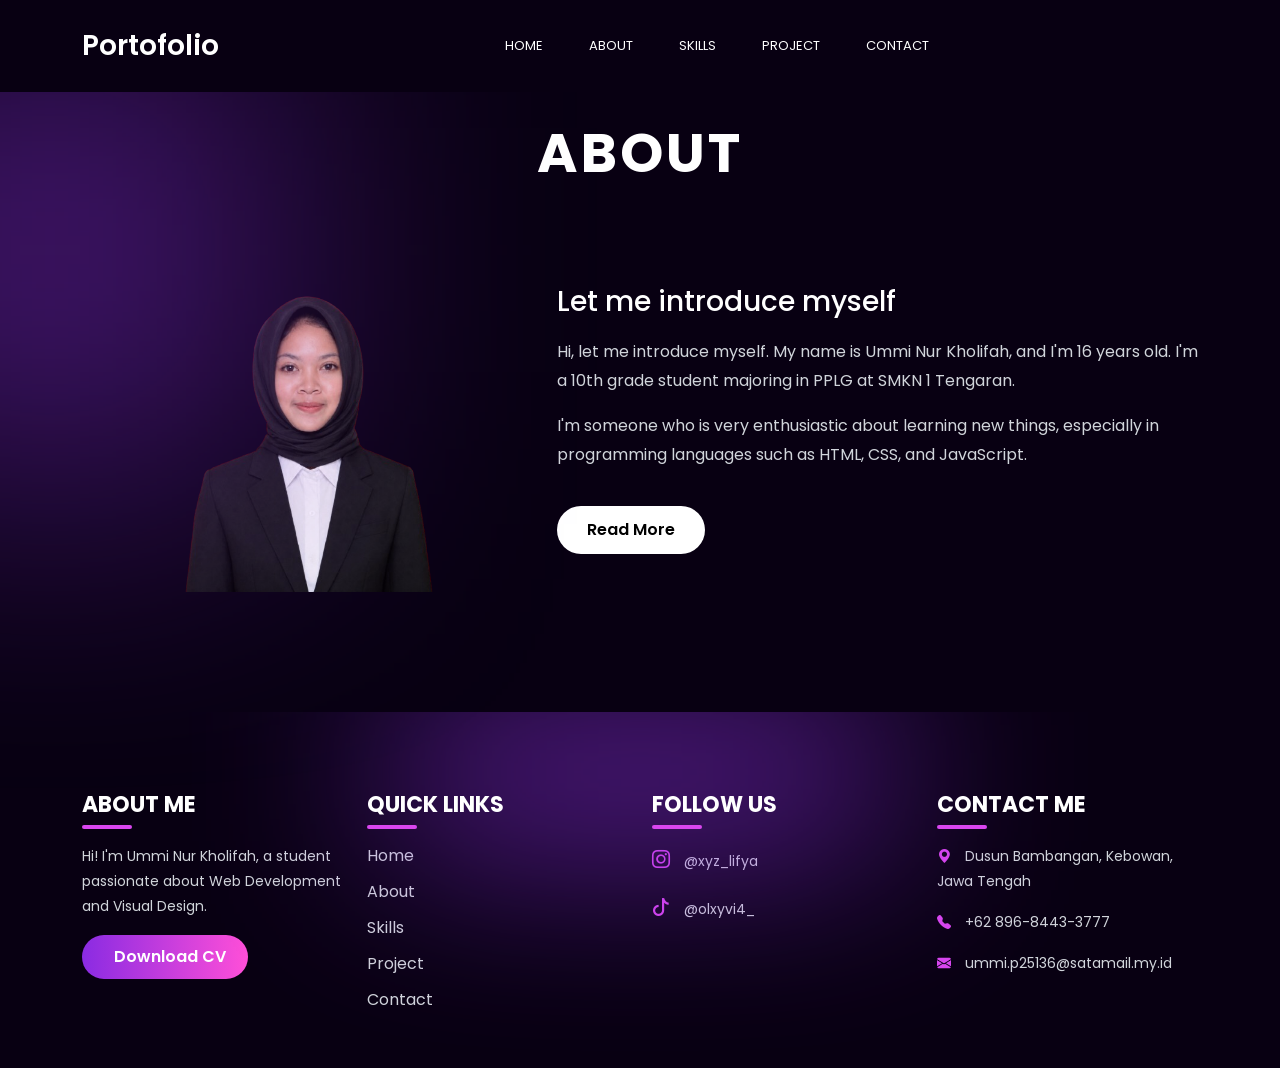
<file: about.html>
<!DOCTYPE html>
<html lang="en">
<head>
    <meta charset="UTF-8">
    <meta name="viewport" content="width=device-width, initial-scale=1.0">
    <title>Document</title>
    <!-- Bootstrap -->
  <link href="https://cdn.jsdelivr.net/npm/bootstrap@5.3.3/dist/css/bootstrap.min.css" rel="stylesheet">

  <!-- Bootstrap Icons -->
  <link rel="stylesheet" href="https://cdn.jsdelivr.net/npm/bootstrap-icons@1.11.3/font/bootstrap-icons.min.css">

  <!-- CSS -->
  <link rel="stylesheet" href="style.css">
</head>
<body>
    <!-- Navbar -->
  <nav class="navbar navbar-expand-lg fixed-top">
    <div class="container">

      <a class="navbar-brand" href="#">Portofolio</a>

      <button class="navbar-toggler bg-light" data-bs-toggle="collapse" data-bs-target="#navbarNav">
        <span class="navbar-toggler-icon"></span>
      </button>

      <div class="collapse navbar-collapse" id="navbarNav">

        <ul class="navbar-nav mx-auto">

          <li class="nav-item">
            <a class="nav-link" href="#hero">HOME</a>
          </li>

          <li class="nav-item">
            <a class="nav-link" href="#about">ABOUT</a>
          </li>

          <li class="nav-item">
            <a class="nav-link" href="#skills-section">SKILLS</a>
          </li>

          <li class="nav-item">
            <a class="nav-link" href="#project-section">PROJECT</a>
          </li>

           <li class="nav-item">
            <a class="nav-link" href="#contact">CONTACT</a>
          </li>

        </ul>

      </div>

    </div>
  </nav>

  <!-- About -->
  <section class="about" id="about">

    <div class="container">

      <h1 class="section-title">
        ABOUT
      </h1>

      <div class="row align-items-center">

        <div class="col-lg-5 text-center">

          <img src="img/ft.png" class="profile">

        </div>

        <div class="col-lg-7">

          <h3>
            Let me introduce myself
          </h3>

          <p>
            Hi, let me introduce myself. My name is Ummi Nur 
            Kholifah, and I'm 16 years old. I'm a 10th grade 
            student majoring in PPLG at SMKN 1 Tengaran.
          </p>

          <p>
            I'm someone who is very enthusiastic about learning 
            new things, especially in programming languages 
            such as HTML, CSS, and JavaScript.
          </p>
          
          <a href="menu.html">
          <button class="btn-custom">
            Read More
          </button>
          </a>

        </div>

      </div>

    </div>

  </section>

<!-- Footer -->
<footer class="footer" id="footer">

  <div class="container">

    <div class="row gy-5">

      <!-- About -->
      <div class="col-lg-3 col-md-6">

        <h3>ABOUT ME</h3>

        <p>
          Hi! I'm Ummi Nur Kholifah, a student passionate
          about Web Development and Visual Design.
        </p>

        <!-- BUTTON DOWNLOAD CV -->
       <a href="cv-ummi.pdf.pdf" download="CV-UmmiNurKholifah.pdf" class="download-btn">
       <i class="fa-solid fa-download"></i> Download CV
       </a>
      </p>


      </div>

      <!-- Quick Links -->
      <div class="col-lg-3 col-md-6">

        <h3>QUICK LINKS</h3>

        <ul>

          <li><a href="#hero">Home</a></li>
          <li><a href="#about">About</a></li>
          <li><a href="#skills-section">Skills</a></li>
          <li><a href="#project-section">Project</a></li>
          <li><a href="#contact">Contact</a></li>

        </ul>

      </div>

      <!-- Follow -->
      <div class="col-lg-3 col-md-6">

        <h3>FOLLOW US</h3>

        <div class="footer-social">

          <p>
            <a href="https://www.instagram.com/olxyvi4_/" target="_blank">
            <i class="bi bi-instagram"></i></a>
            @xyz_lifya
          </p>

          <p>
            <a href="https://www.tiktok.com/@xyz_lifya?is_from_webapp=1&sender_device=pc" target="_blank">
            <i class="bi bi-tiktok"></i></a>
            @olxyvi4_
          </p>

        </div>

      </div>

      <!-- Contact -->
      <div class="col-lg-3 col-md-6">

        <h3>CONTACT ME</h3>

        <p>
          <i class="bi bi-geo-alt-fill"></i>
          Dusun Bambangan, Kebowan,
          Jawa Tengah
        </p>

        <p>
          <i class="bi bi-telephone-fill"></i>
          +62 896-8443-3777
        </p>

        <p>
          <i class="bi bi-envelope-fill"></i>
          ummi.p25136@satamail.my.id
        </p>

      </div>

    </div>

  </div>

</footer>

</body>
</html>
</file>
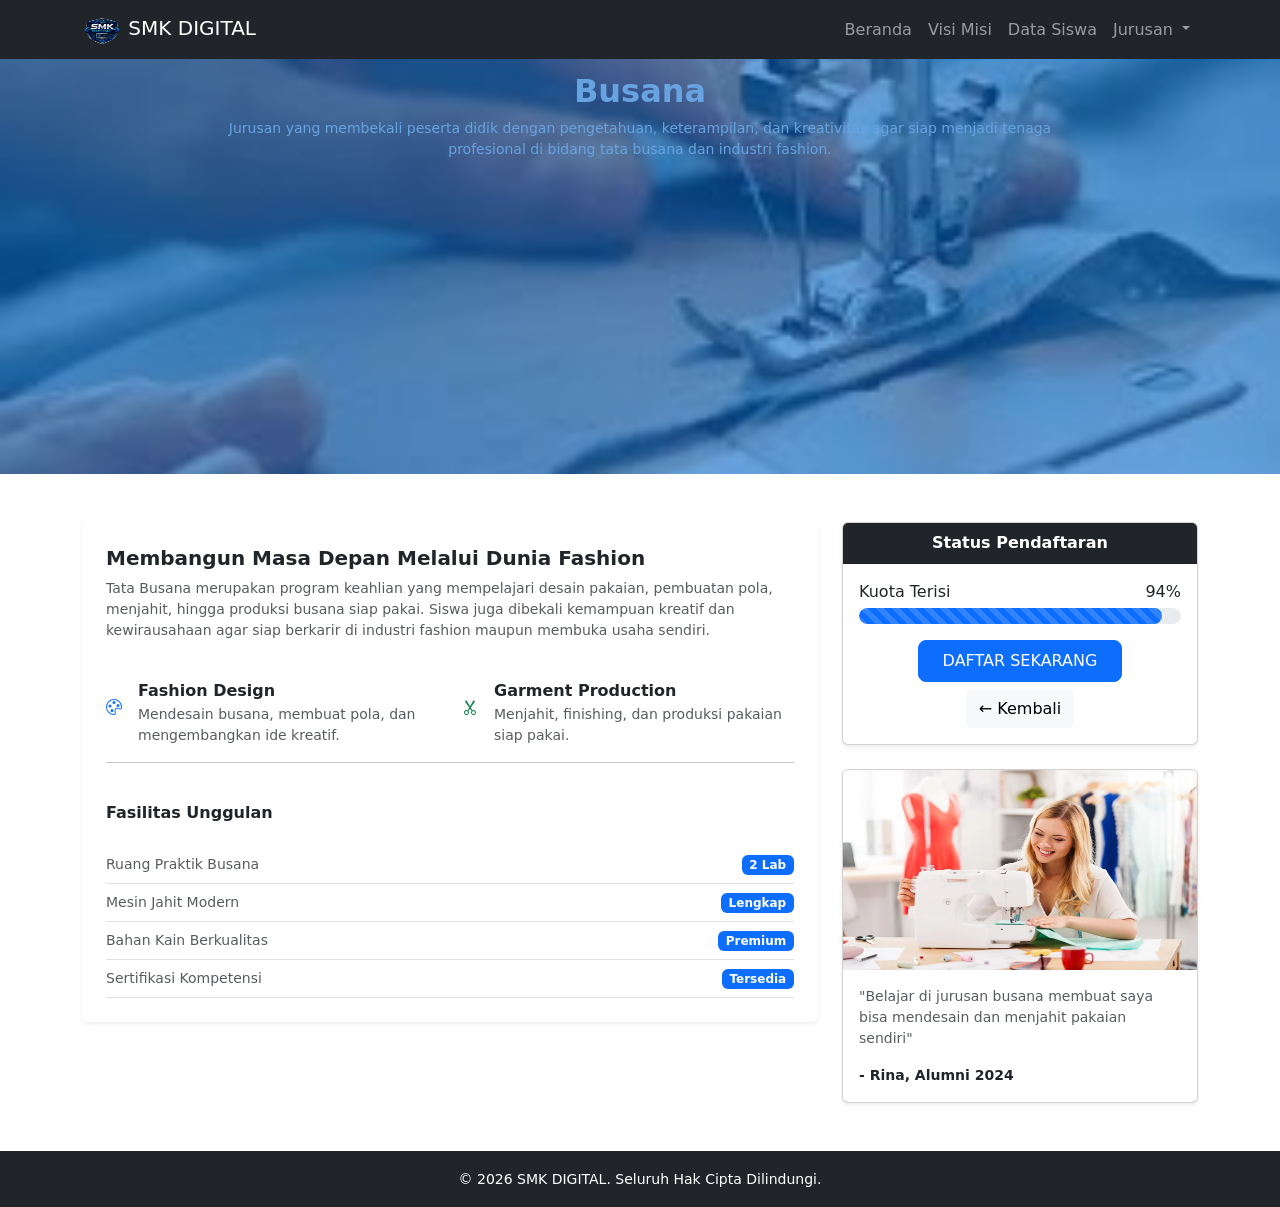
<file: busana.html>
<!DOCTYPE html>
<html lang="id">
<head>
  <meta charset="UTF-8">
  <title>SMK DIGITAL</title>

  <link href="https://cdn.jsdelivr.net/npm/bootstrap@5.3.0/dist/css/bootstrap.min.css" rel="stylesheet">

  <style>
    .banner {
      background-image: url('./img/menjahit.jpg');
      background-size: cover;
      background-position: center;
      min-height: 50vh;
    }

    .overlay {
        position: absolute;
        width: 100%;
        height: 50%;
        background: rgba(0, 102, 204, 0.6);
    }

    .progress {
        border-radius: 10px;
    }

    .progress-bar {
        border-radius: 10px;
    }

    .btn-primary {
        border-radius: 8px;
    }
  </style>
</head>

<body>

<nav class="navbar navbar-expand-lg navbar-dark bg-dark fixed-top">
  <div class="container">
    <a class="navbar-brand" href="#">
      <img src="./img/smk digital.png" alt="Logo" width="40" height="30" class="d-inline-block align-text-top">
      SMK DIGITAL
    </a>
    <div class="collapse navbar-collapse" id="navbarNav">
      <ul class="navbar-nav ms-auto">
        <li class="nav-item">
          <a class="nav-link" href="tugas2.html">Beranda</a>
        </li>
        <li class="nav-item">
          <a class="nav-link" href="#">Visi Misi</a>
        </li>
        <li class="nav-item">
          <a class="nav-link" href="#">Data Siswa</a>
        </li>
        <li class="nav-item dropdown">
          <a class="nav-link dropdown-toggle" href="" role="button" data-bs-toggle="dropdown">
            Jurusan
          </a>
          <ul class="dropdown-menu bg-dark">
            
           
            <li><a class="dropdown-item text-white" href="pplg.html">PPLG</a></li>
            <li><a class="dropdown-item text-white" href="tjkt.html">TJKT</a></li>
            <li><a class="dropdown-item text-white" href="kuliner.html">Kuliner</a></li>
            <li><a class="dropdown-item text-white" href="busana.html">Busana</a></li>
            <li><a class="dropdown-item text-white" href="otomotif.html">Otomotif</a></li>
            <li><hr class="dropdown-divider"></li>
            <li><a class="dropdown-item text-white" href="#">Lihat Semua</a></li>
          </ul>
        </li>
      </ul>
    </div>
  </div>
</nav>

    <div class="hero">
        <div
        class="overlay d-flex justify-content-center align-items-center text-center"
        ></div>

<div class="banner text-white text-center mt-4 py-5">
  <div class="container">
    <h2 class="fw-bold">
      Busana
    </h2>
    <p class="small w-75 mx-auto">
     Jurusan yang membekali peserta didik dengan pengetahuan, keterampilan,
     dan kreativitas agar siap menjadi tenaga profesional di bidang tata busana dan industri fashion.
    </p>
  </div>
</div>


<div class="container my-5">
  <div class="row g-4 align-items-start">

    
    <div class="col-md-8">
      <div class="card shadow-sm border-0 p-4 h-100">

        <h5 class="fw-bold">Membangun Masa Depan Melalui Dunia Fashion</h5>

        <p class="text-muted small">
        Tata Busana merupakan program keahlian yang mempelajari desain pakaian,
        pembuatan pola, menjahit, hingga produksi busana siap pakai.
        Siswa juga dibekali kemampuan kreatif dan kewirausahaan agar siap
        berkarir di industri fashion maupun membuka usaha sendiri.
        </p>

       
        


        <div class="row mt-4">
          <div class="col-md-6 d-flex gap-3">
           <i class="bi bi-palette fs-2 text-primary"><svg xmlns="http://www.w3.org/2000/svg" width="16" height="16" fill="currentColor" class="bi bi-palette" viewBox="0 0 16 16">
  <path d="M8 5a1.5 1.5 0 1 0 0-3 1.5 1.5 0 0 0 0 3m4 3a1.5 1.5 0 1 0 0-3 1.5 1.5 0 0 0 0 3M5.5 7a1.5 1.5 0 1 1-3 0 1.5 1.5 0 0 1 3 0m.5 6a1.5 1.5 0 1 0 0-3 1.5 1.5 0 0 0 0 3"/>
  <path d="M16 8c0 3.15-1.866 2.585-3.567 2.07C11.42 9.763 10.465 9.473 10 10c-.603.683-.475 1.819-.351 2.92C9.826 14.495 9.996 16 8 16a8 8 0 1 1 8-8m-8 7c.611 0 .654-.171.655-.176.078-.146.124-.464.07-1.119-.014-.168-.037-.37-.061-.591-.052-.464-.112-1.005-.118-1.462-.01-.707.083-1.61.704-2.314.369-.417.845-.578 1.272-.618.404-.038.812.026 1.16.104.343.077.702.186 1.025.284l.028.008c.346.105.658.199.953.266.653.148.904.083.991.024C14.717 9.38 15 9.161 15 8a7 7 0 1 0-7 7"/>
</svg></i>
            <div>
              <h6 class="fw-bold mb-1">Fashion Design</h6>
              <p class="text-muted small mb-0">Mendesain busana, membuat pola, dan mengembangkan ide kreatif.</p>
            </div>
          </div>

          <div class="col-md-6 d-flex gap-3">
           <i class="bi bi-scissors fs-2 text-success"><svg xmlns="http://www.w3.org/2000/svg" width="16" height="16" fill="currentColor" class="bi bi-scissors" viewBox="0 0 16 16">
  <path d="M3.5 3.5c-.614-.884-.074-1.962.858-2.5L8 7.226 11.642 1c.932.538 1.472 1.616.858 2.5L8.81 8.61l1.556 2.661a2.5 2.5 0 1 1-.794.637L8 9.73l-1.572 2.177a2.5 2.5 0 1 1-.794-.637L7.19 8.61zm2.5 10a1.5 1.5 0 1 0-3 0 1.5 1.5 0 0 0 3 0m7 0a1.5 1.5 0 1 0-3 0 1.5 1.5 0 0 0 3 0"/>
</svg></i>
            <div>
              <h6 class="fw-bold mb-1">Garment Production</h6>
              <p class="text-muted small mb-0">Menjahit, finishing, dan produksi pakaian siap pakai.</p>
            </div>
          </div>
        </div>

        <hr>

       
        <h6 class="fw-bold mt-4">Fasilitas Unggulan</h6>

        <div class="mt-3">
          <div class="d-flex justify-content-between align-items-center py-2 border-bottom">
            <span class="small text-muted">Ruang Praktik Busana</span>
            <span class="badge bg-primary"> 2 Lab</span>
          </div>

          <div class="d-flex justify-content-between align-items-center py-2 border-bottom">
            <span class="small text-muted">Mesin Jahit Modern</span>
            <span class="badge bg-primary">Lengkap</span>
          </div>

          <div class="d-flex justify-content-between align-items-center py-2 border-bottom">
            <span class="small text-muted">Bahan Kain Berkualitas</span>
            <span class="badge bg-primary">Premium</span>
          </div>

          <div class="d-flex justify-content-between align-items-center py-2 border-bottom">
            <span class="small text-muted">Sertifikasi Kompetensi</span>
            <span class="badge bg-primary">Tersedia</span>
          </div>
        </div>

      </div> 
    </div> 

    
    <div class="col-md-4">
      <div class="card shadow-sm mb-4">
        <div class="card-header bg-dark text-white text-center fw-bold">
          Status Pendaftaran
        </div>

       <div class="card-body">
          <p class="mb-1">Kuota Terisi <span class="float-end">94%</span></p>

          <div class="progress mb-3">
            <div class="progress-bar progress-bar-striped progress-bar-animated" style="width: 94%"></div>
          </div>

        <div class="text-center">
  <button class="btn btn-primary px-4 py-2 mb-2">
    DAFTAR SEKARANG
  </button>
</div>

        <div class="text-center">
          <button class="btn btn-light">← Kembali</button>
        </div>
      </div>
      </div>

      
      <div class="card shadow-sm">
        <img src="img/menjahit baju.jpg" class="card-img-top" alt="gambar" style="height: 200px;">
        <div class="card-body">
          <p class="text-muted small">
            "Belajar di jurusan busana membuat saya bisa mendesain dan menjahit pakaian sendiri"
          </p>
          <p class="fw-bold small mb-0">- Rina, Alumni 2024</p>
        </div>
      </div>

    </div> 

  </div>
</div>

<footer class="bg-dark text-white text-center py-3 mt-5">
  <small>© 2026 SMK DIGITAL. Seluruh Hak Cipta Dilindungi.</small>
</footer>

<script src="https://cdn.jsdelivr.net/npm/bootstrap@5.3.0/dist/js/bootstrap.bundle.min.js"></script>

</body>
</html>
</file>
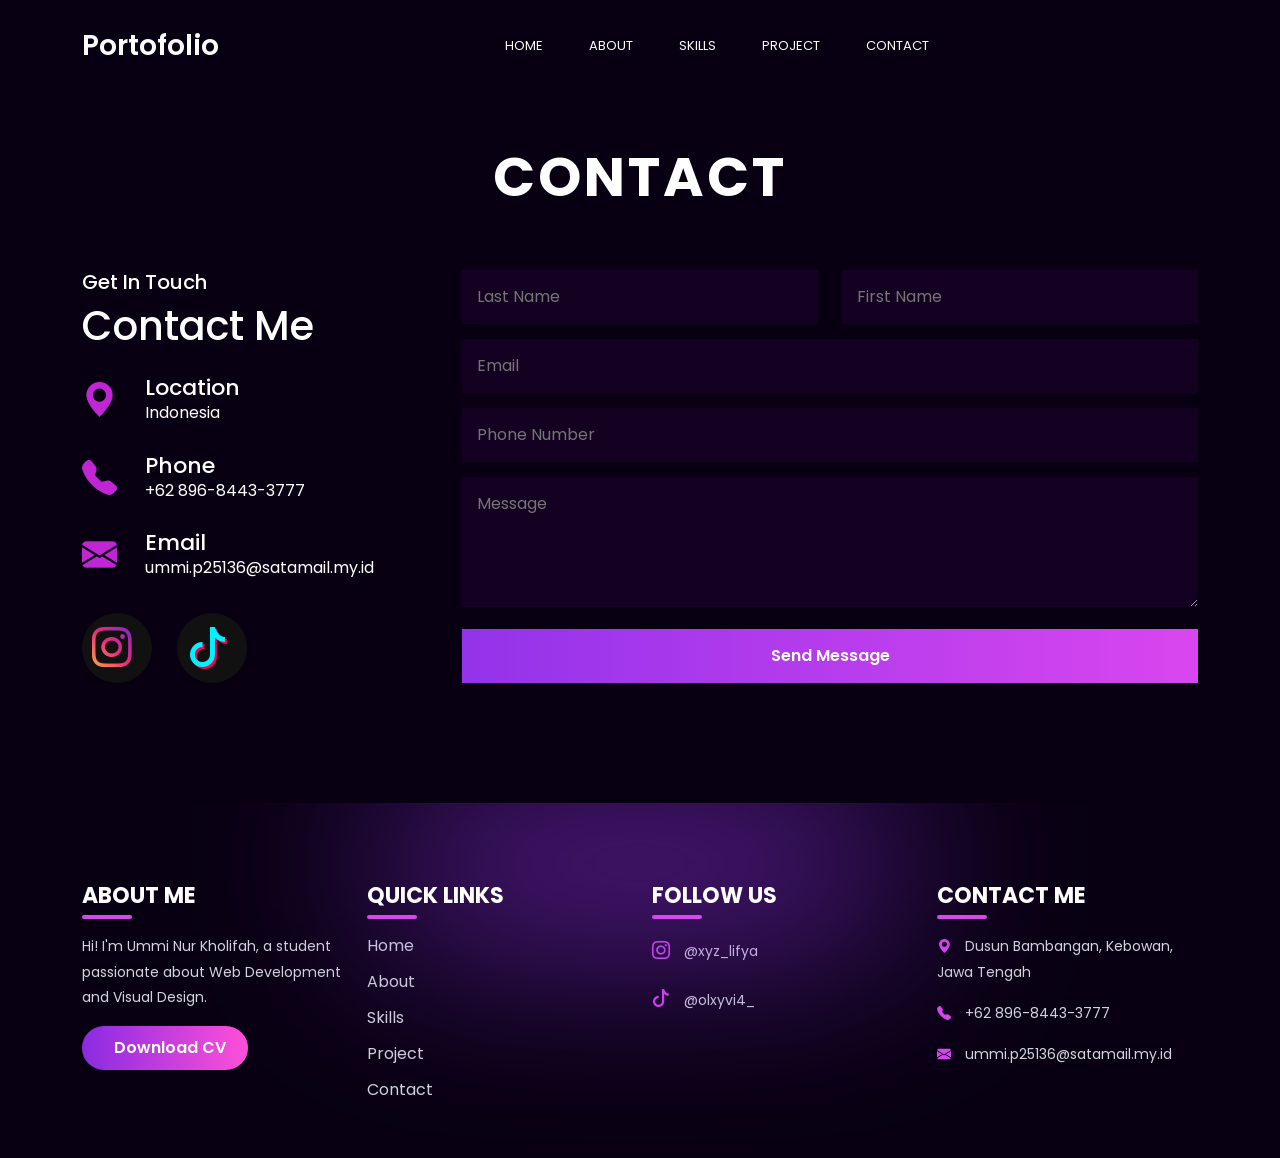
<file: contact.html>
<!DOCTYPE html>
<html lang="en">
<head>
    <meta charset="UTF-8">
    <meta name="viewport" content="width=device-width, initial-scale=1.0">
    <title>Document</title>
    <!-- Bootstrap -->
  <link href="https://cdn.jsdelivr.net/npm/bootstrap@5.3.3/dist/css/bootstrap.min.css" rel="stylesheet">

  <!-- Bootstrap Icons -->
  <link rel="stylesheet" href="https://cdn.jsdelivr.net/npm/bootstrap-icons@1.11.3/font/bootstrap-icons.min.css">

  <!-- CSS -->
  <link rel="stylesheet" href="style.css">
</head>
<body>

    <!-- Navbar -->
  <nav class="navbar navbar-expand-lg fixed-top">
    <div class="container">

      <a class="navbar-brand" href="#">Portofolio</a>

      <button class="navbar-toggler bg-light" data-bs-toggle="collapse" data-bs-target="#navbarNav">
        <span class="navbar-toggler-icon"></span>
      </button>

      <div class="collapse navbar-collapse" id="navbarNav">

        <ul class="navbar-nav mx-auto">

          <li class="nav-item">
            <a class="nav-link" href="#hero">HOME</a>
          </li>

          <li class="nav-item">
            <a class="nav-link" href="#about">ABOUT</a>
          </li>

          <li class="nav-item">
            <a class="nav-link" href="#skills-section">SKILLS</a>
          </li>

          <li class="nav-item">
            <a class="nav-link" href="#project-section">PROJECT</a>
          </li>

           <li class="nav-item">
            <a class="nav-link" href="#contact">CONTACT</a>
          </li>

        </ul>

      </div>

    </div>
  </nav>
</br>
 
 <!-- Contact -->
  <section class="contact" id="contact">

    <div class="container">

      <h1 class="section-title">
        CONTACT
      </h1>

      <div class="row">

        <div class="col-lg-4">

          <h5>Get In Touch</h5>

          <h1>Contact Me</h1>

           <!-- LOCATION -->
    <div class="contact-item">
        <i class="bi bi-geo-alt-fill"></i>

        <div>
            <h4>Location</h4>
            <p>Indonesia</p>
        </div>
    </div>

    <!-- PHONE -->
    <div class="contact-item">
        <i class="bi bi-telephone-fill"></i>

        <div>
            <h4>Phone</h4>
            <p>+62 896-8443-3777</p>
        </div>
    </div>

    <!-- EMAIL -->
    <div class="contact-item">
        <i class="bi bi-envelope-fill"></i>

        <div>
            <h4>Email</h4>
            <p>ummi.p25136@satamail.my.id</p>
        </div>
    </div>

    <!-- SOCIAL MEDIA -->
    <div class="social-icon">

        <a href="https://www.instagram.com/olxyvi4_/" target="_blank">
            <i class="bi bi-instagram"></i>
        </a>

        <a href="https://www.tiktok.com/@xyz_lifya?is_from_webapp=1&sender_device=pc" target="_blank">
            <i class="bi bi-tiktok"></i>
        </a>

    </div>

        </div>

        <div class="col-lg-8">

          <form>

            <div class="row">

              <div class="col-md-6">
                <input type="text" placeholder="Last Name">
              </div>

              <div class="col-md-6">
                <input type="text" placeholder="First Name">
              </div>

            </div>

            <input type="email" placeholder="Email">

            <input type="text" placeholder="Phone Number">

            <textarea placeholder="Message"></textarea>

           <button class="send-btn" onclick="kirimPesan()">
            Send Message
           </button>

          </form>

        </div>

      </div>

    </div>

  </section>
<!-- Footer -->
<footer class="footer" id="footer">

  <div class="container">

    <div class="row gy-5">

      <!-- About -->
      <div class="col-lg-3 col-md-6">

        <h3>ABOUT ME</h3>

        <p>
          Hi! I'm Ummi Nur Kholifah, a student passionate
          about Web Development and Visual Design.
        </p>

        <!-- BUTTON DOWNLOAD CV -->
       <a href="cv-ummi.pdf.pdf" download="CV-UmmiNurKholifah.pdf" class="download-btn">
       <i class="fa-solid fa-download"></i> Download CV
       </a>
      </p>


      </div>

      <!-- Quick Links -->
      <div class="col-lg-3 col-md-6">

        <h3>QUICK LINKS</h3>

        <ul>

          <li><a href="#hero">Home</a></li>
          <li><a href="#about">About</a></li>
          <li><a href="#skills-section">Skills</a></li>
          <li><a href="#project-section">Project</a></li>
          <li><a href="#contact">Contact</a></li>

        </ul>

      </div>

      <!-- Follow -->
      <div class="col-lg-3 col-md-6">

        <h3>FOLLOW US</h3>

        <div class="footer-social">

          <p>
            <a href="https://www.instagram.com/olxyvi4_/" target="_blank">
            <i class="bi bi-instagram"></i></a>
            @xyz_lifya
          </p>

          <p>
            <a href="https://www.tiktok.com/@xyz_lifya?is_from_webapp=1&sender_device=pc" target="_blank">
            <i class="bi bi-tiktok"></i></a>
            @olxyvi4_
          </p>

        </div>

      </div>

      <!-- Contact -->
      <div class="col-lg-3 col-md-6">

        <h3>CONTACT ME</h3>

        <p>
          <i class="bi bi-geo-alt-fill"></i>
          Dusun Bambangan, Kebowan,
          Jawa Tengah
        </p>

        <p>
          <i class="bi bi-telephone-fill"></i>
          +62 896-8443-3777
        </p>

        <p>
          <i class="bi bi-envelope-fill"></i>
          ummi.p25136@satamail.my.id
        </p>

      </div>

    </div>

  </div>

</footer>

</body>
</html>
</file>
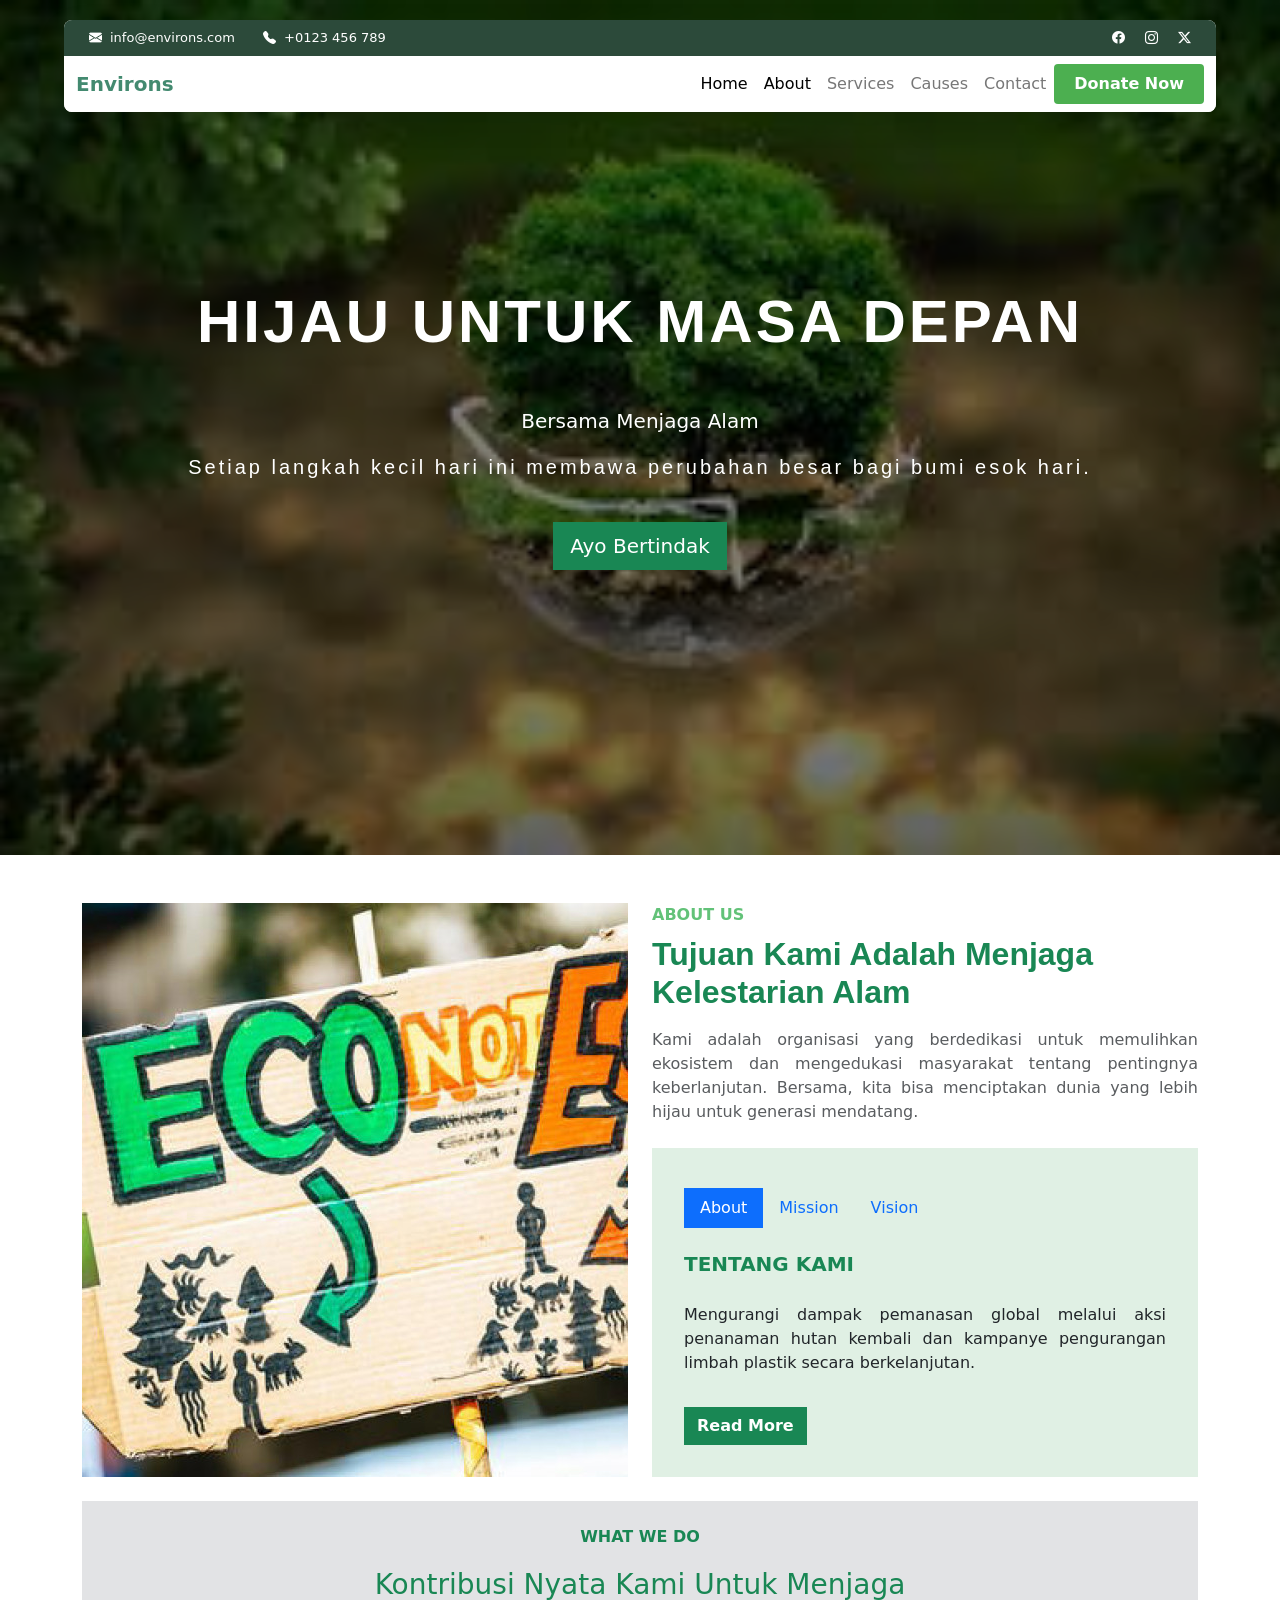
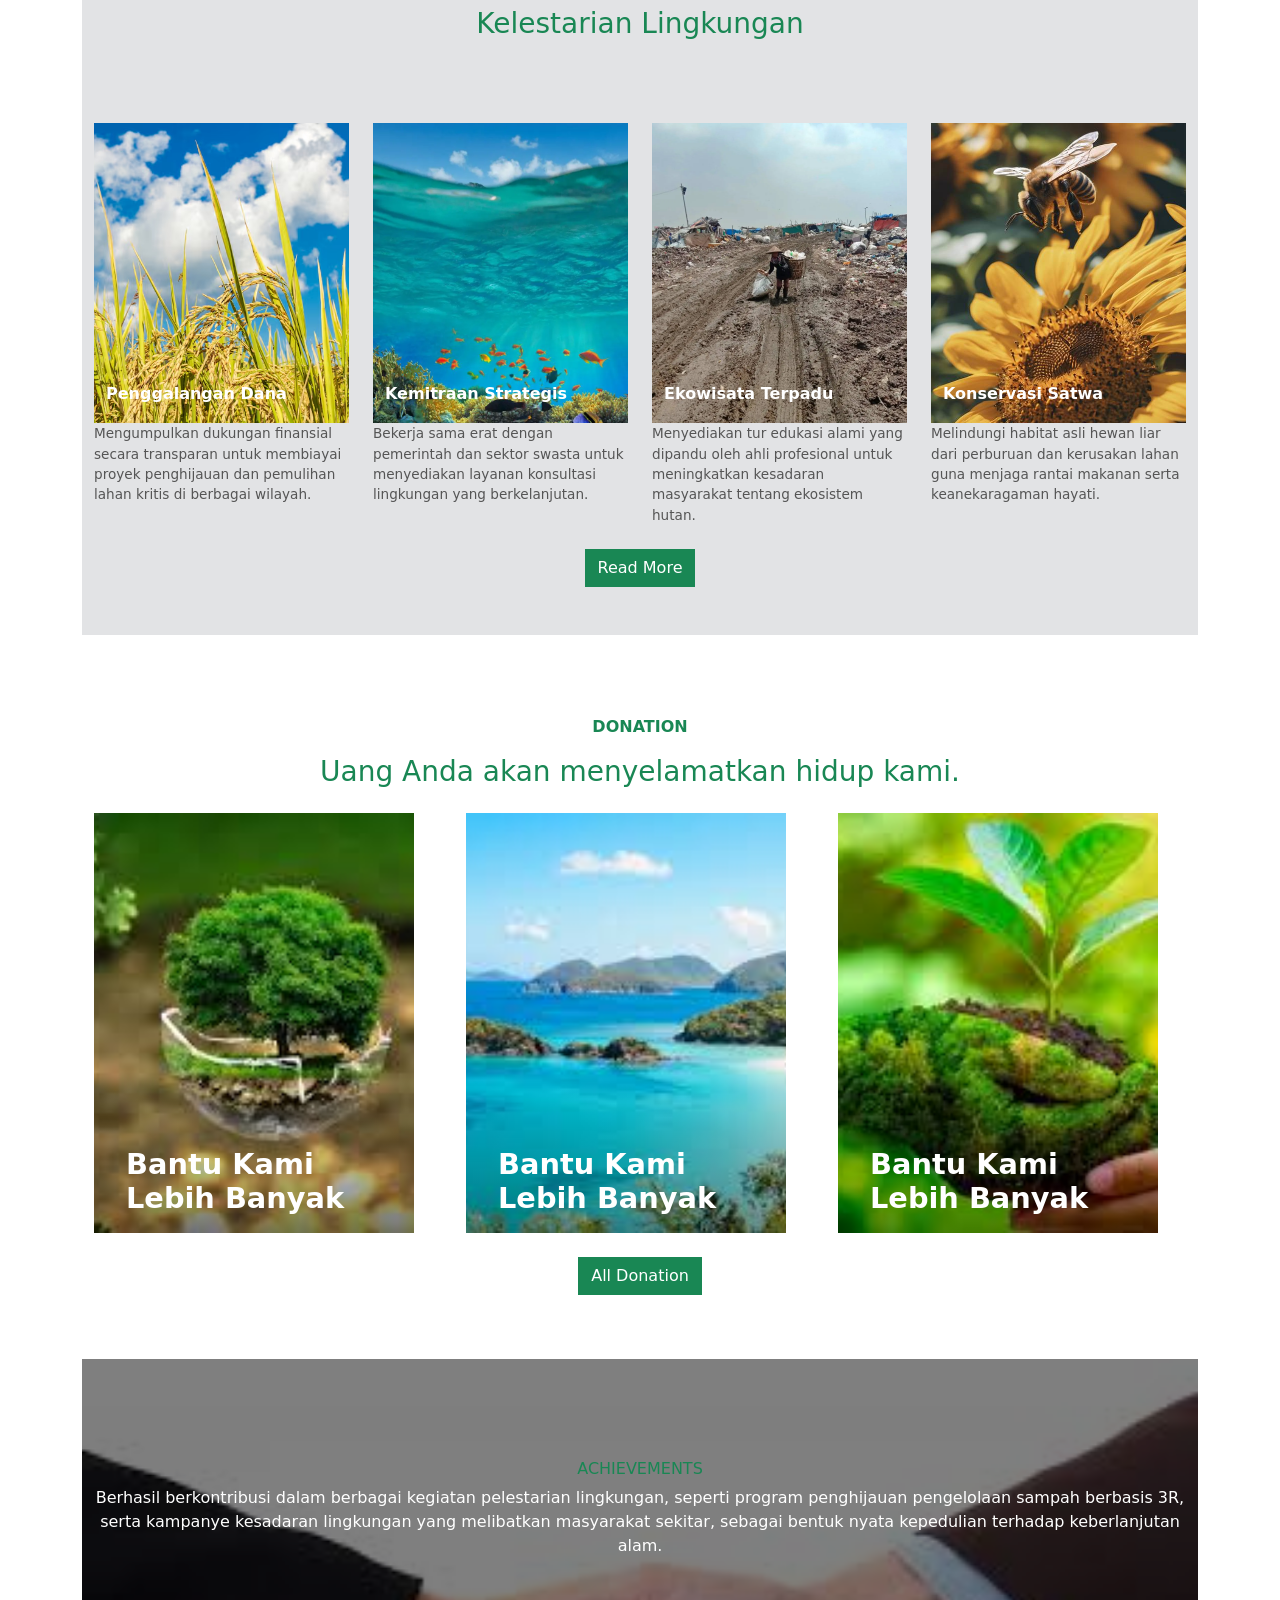
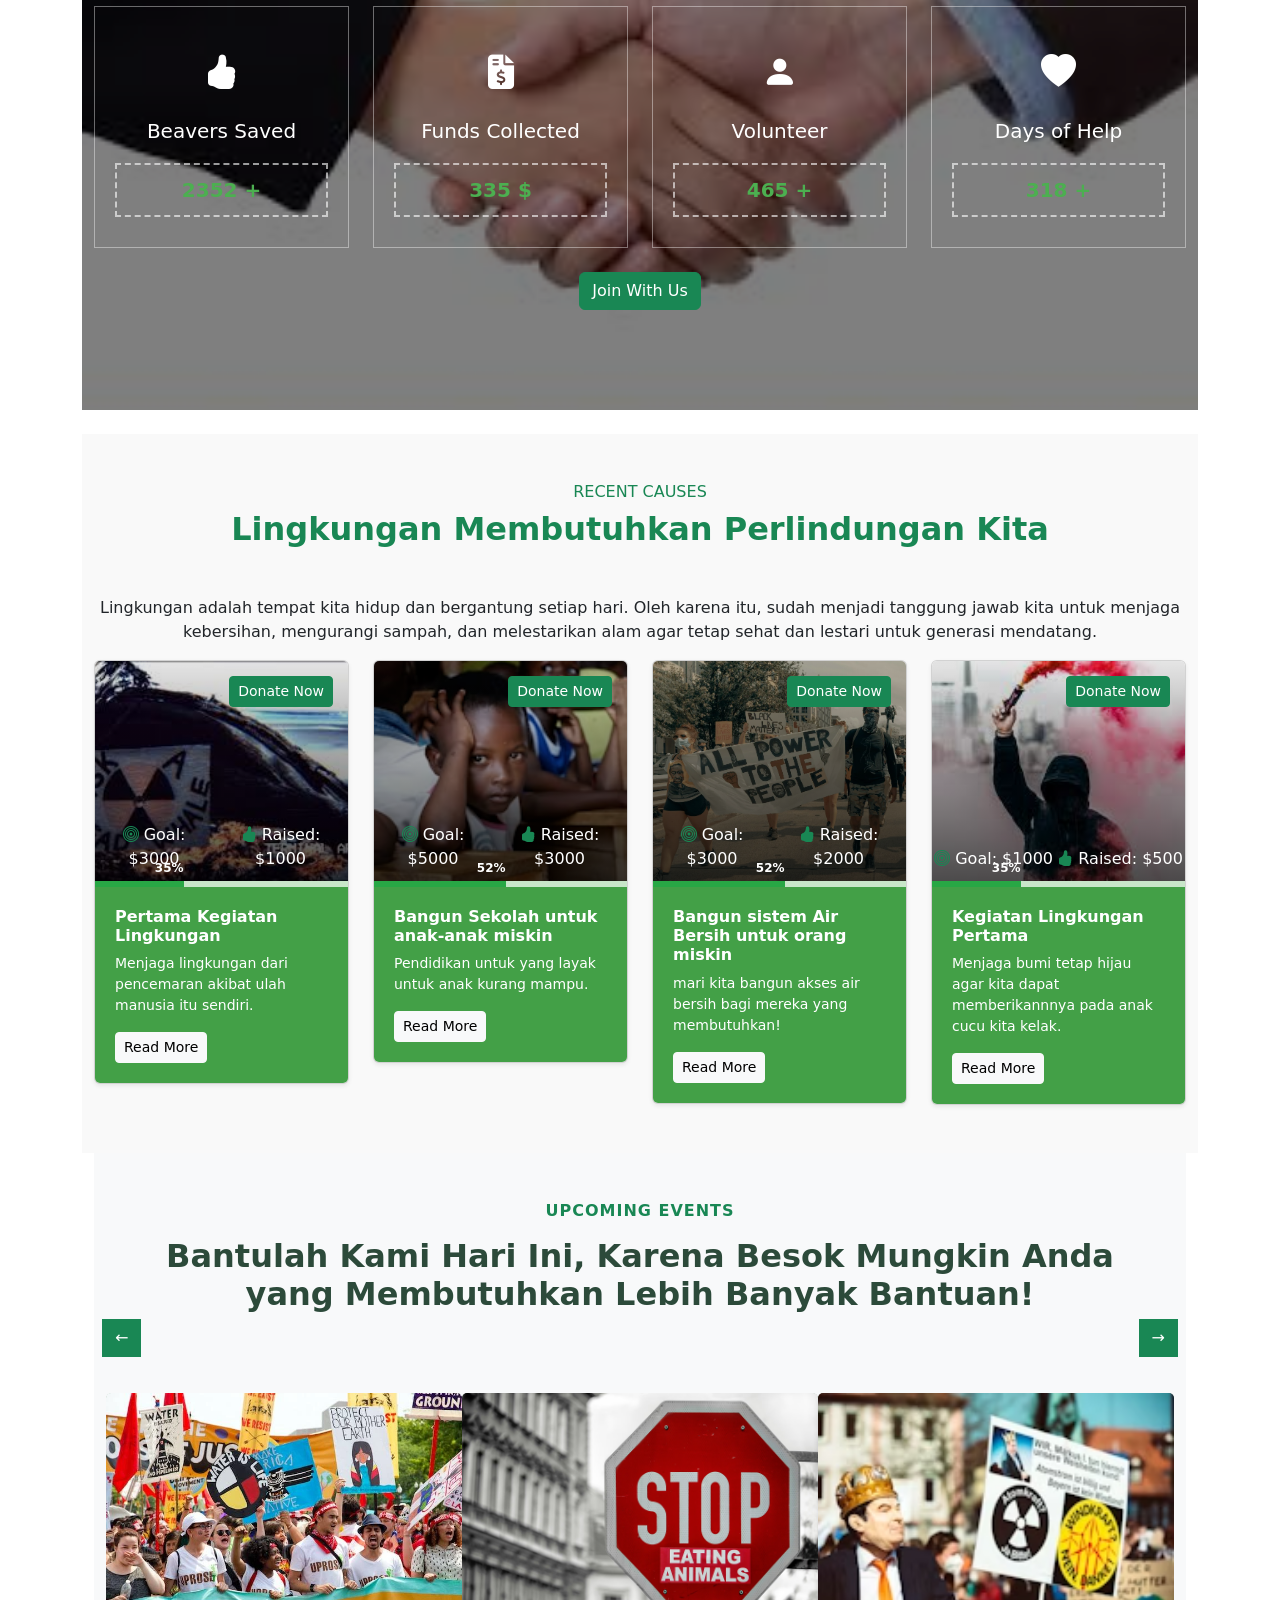
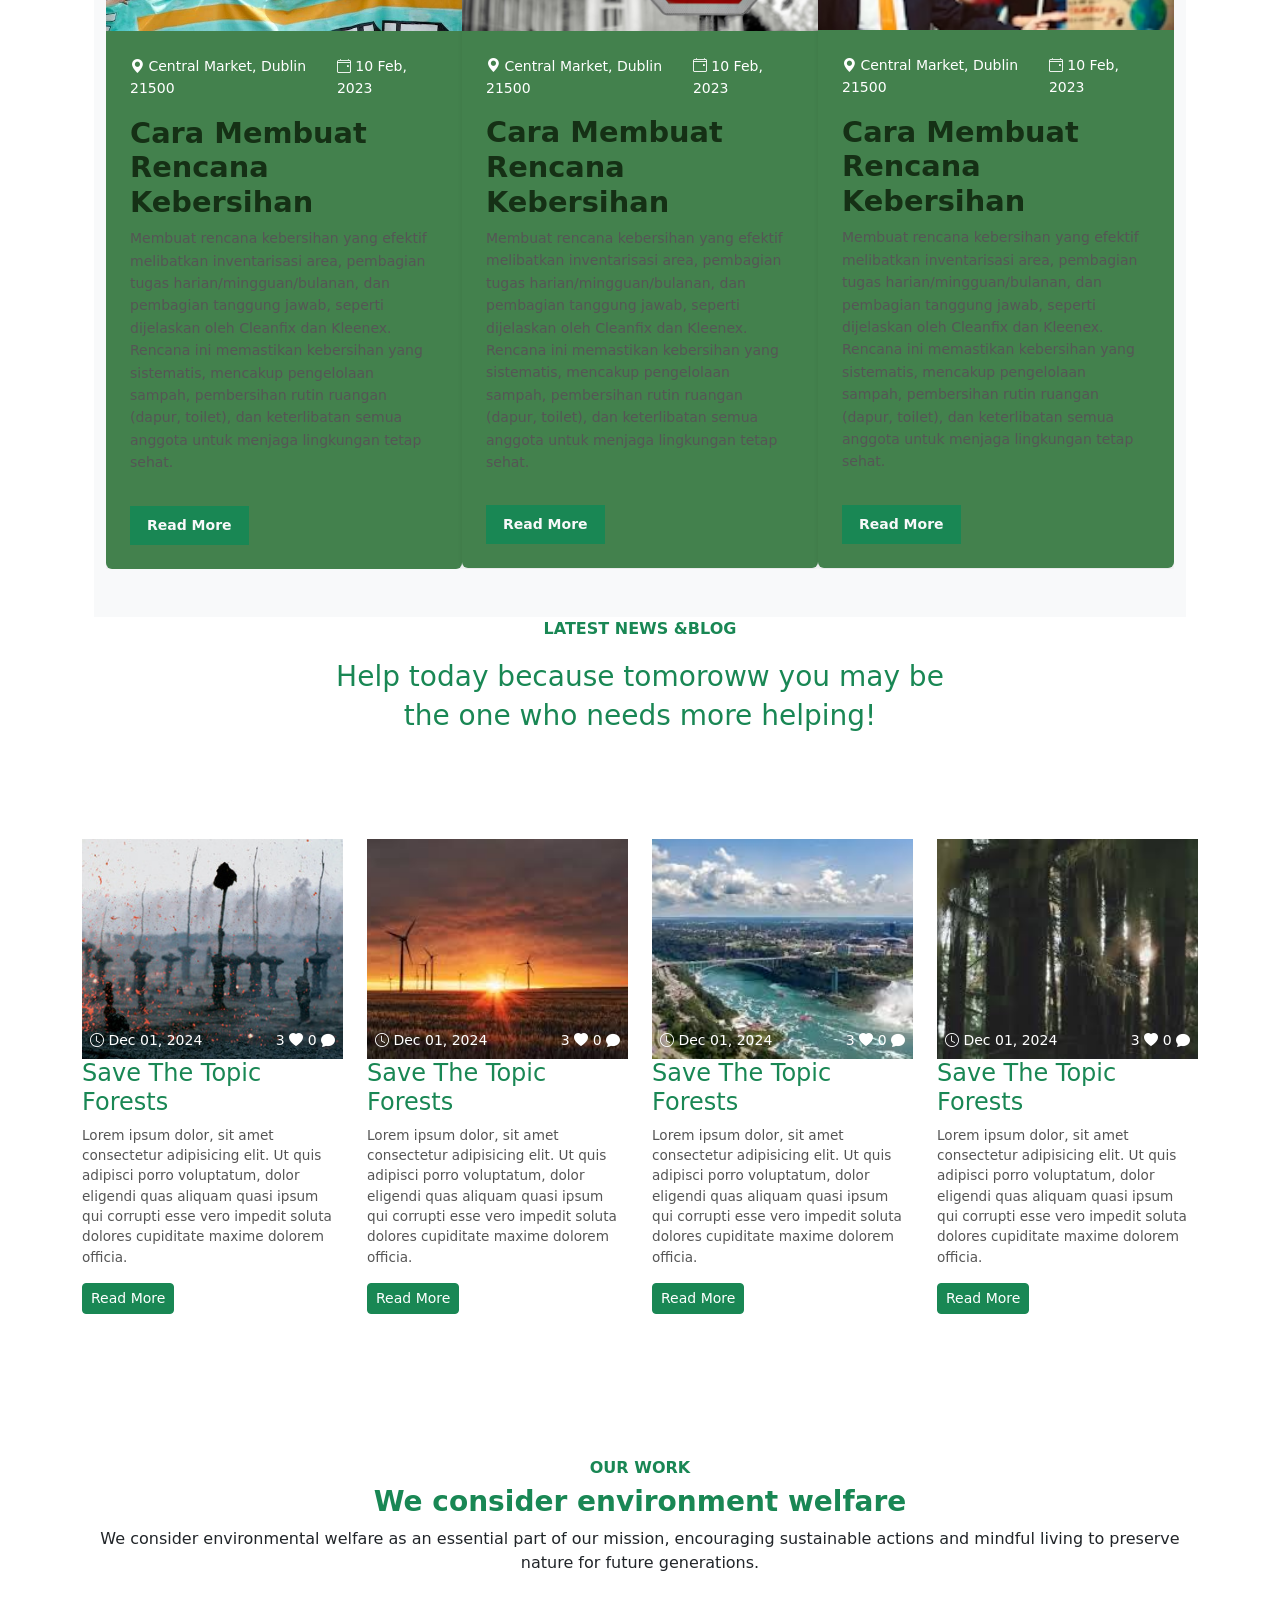
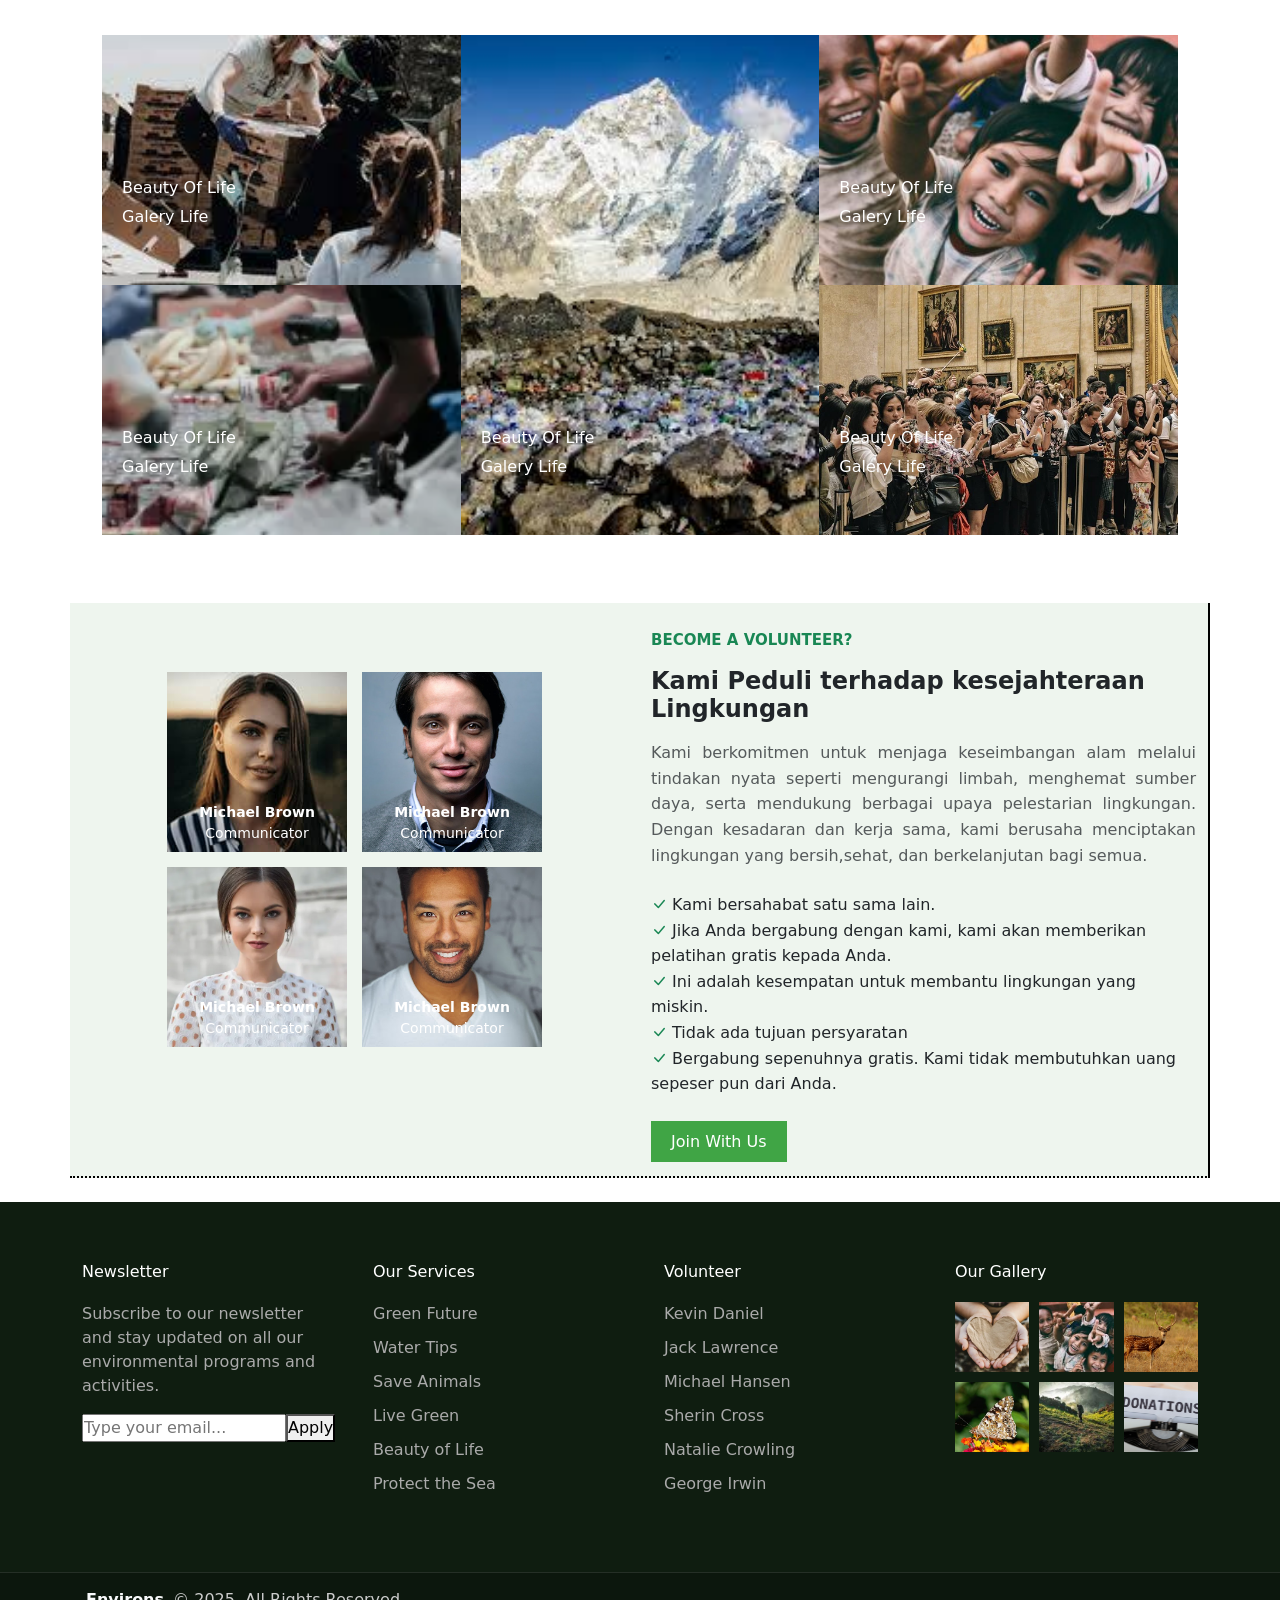
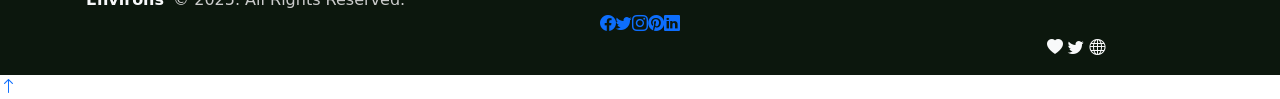
<file: environment.html>
<!DOCTYPE html>
<html lang="en">

<head>
    <meta charset="UTF-8">
    <meta name="viewport" content="width=device-width, initial-scale=1.0">
    <title>Navbar Fix</title>
    <link rel="stylesheet" href="style2.css">
     
    <link href="https://cdn.jsdelivr.net/npm/bootstrap@5.3.8/dist/css/bootstrap.min.css" rel="stylesheet">
    <link href="https://cdn.jsdelivr.net/npm/bootstrap-icons@1.11.3/font/bootstrap-icons.css" rel="stylesheet">
    <link href="https://fonts.googleapis.com/css2?family=Poppins:wght@300;400;600&display=swap" rel="stylesheet">
    <link rel="stylesheet" href="https://cdnjs.cloudflare.com/ajax/libs/font-awesome/6.5.0/css/all.min.css">

</head>
<body>
 <header id="mainHeader">
        <div class="topbar d-flex justify-content-between align-items-center">
            <div>
                <i class="bi bi-envelope-fill me-2"></i>info@environs.com
                <i class="bi bi-telephone-fill ms-4 me-2"></i>+0123 456 789
            </div>
            <div class="d-none d-md-block">
                <a href="#" class="text-white ms-3"><i class="bi bi-facebook"></i></a>
                <a href="#" class="text-white ms-3"><i class="bi bi-instagram"></i></a>
                <a href="#" class="text-white ms-3"><i class="bi bi-twitter-x"></i></a>
            </div>
        </div>

        <nav class="navbar navbar-expand-lg navbar-light">
            <div class="container-fluid">
                <a class="navbar-brand" href="#">Environs</a>
                <button class="navbar-toggler" type="button" data-bs-toggle="collapse" data-bs-target="#navbarNav">
                    <span class="navbar-toggler-icon"></span>
                </button>
                <div class="collapse navbar-collapse" id="navbarNav">
                    <ul class="navbar-nav ms-auto">
                        <li class="nav-item"><a class="nav-link active" href="#home">Home</a></li>
                        <li class="nav-item"><a class="nav-link active" href="#About">About</a></li>
                        <li class="nav-item"><a class="nav-link" href="#services">Services</a></li>
                        <li class="nav-item"><a class="nav-link" href="#recent-causes">Causes</a></li>
                        <li class="nav-item"><a class="nav-link" href="#">Contact</a></li>
                    </ul>
                    <a href="#" class="btn-donate">Donate Now</a>
                </div>
            </div>
        </nav>
    </header>
    <div id="carouselExampleSlidesOnly" class="carousel slide" data-bs-ride="carousel" data-bs-interval="5000">
        <div class="carousel-inner">
            <div class="carousel-item active">
                <div class="hero">
                    <div class="overlay d-flex flex-column justify-content-center align-items-center text-center">
                        <h1 class="tengu text-white fw-bold mb-5">HIJAU UNTUK MASA DEPAN</h1>
                        <p class="text-white fs-5">Bersama Menjaga Alam</p>
                        <p class="tengu text-white fs-5">Setiap langkah kecil hari ini membawa perubahan besar bagi bumi esok hari.</p>
                        <button class="btn btn-success btn-lg rounded-0 mt-4">Ayo Bertindak</button>
                    </div>
                </div>
            </div>
            <div class="carousel-item">
                <div class="hero-2">
                    <div class="overlay d-flex flex-column justify-content-center align-items-center text-center">
                        <p class="reki text-white mt-3">SELAMATKAN</p>
                        <h1 class="tengu text-white fw-bold mb-4">Save Our Ocean</h1>
                        <p class="text-white fs-5">Kehidupan laut tergantung pada tindakan kita terhadap laut.</p>
                        <button class="btn btn-success btn-lg rounded-0 mt-4">Bergabung Sekarang</button>
                    </div>
                </div>
            </div>
            <div class="carousel-item">
                <div class="hero-3">
                    <div class="overlay d-flex flex-column justify-content-center align-items-center text-center">
                        <p class="reki text-white mb-2">EDUKASI LINGKUNGAN</p>
                        <h1 class="text-white fw-bold mb-5">Belajar dan Jaga Lingkungan</h1>
                        <p class="text-white fs-5">Menanamkan kebiasaan peduli lingkungan dalam kehidupan sehari-hari.</p>
                        <button class="btn btn-success btn-lg rounded-0 mt-4">Mulai Aksi</button>
                    </div>
                </div>
            </div>
        </div>
    </div>

    <div class="content container">
        <div class="row mt-5" style="min-height: 500px;">
            <div class="col-12 col-md-6 d-flex justify-content-center">
                <img src="img/eco.jpeg" alt="affa" class="img-fluid w-100 " style="width: 100%; height: 100%; object-fit: cover;">
            </div>
            <div class="col-md-6">
                <p class="fw-bold mb-2" style="color: #62c278;">ABOUT US</p>
                <h2 class="fw-semibold mb-3 text-success" style="font-family: Arial, Helvetica, sans-serif;">
                    Tujuan Kami Adalah Menjaga Kelestarian Alam
                </h2>
                <p class="text-muted mb-4" style="text-align: justify;">
                    Kami adalah organisasi yang berdedikasi untuk memulihkan ekosistem dan mengedukasi masyarakat tentang pentingnya keberlanjutan. Bersama, kita bisa menciptakan dunia yang lebih hijau untuk generasi mendatang.
                </p>

                <div style="background-color: #e0f0e4;" class="p-3 mt-2">
                    <div class="info-box m-0 p-3">
                        <ul class="nav nav-pills mb-4" id="infoTab" role="tablist">
                            <li class="nav-item" role="presentation">
                                <button class="nav-link active mt-2 rounded-0" data-bs-toggle="pill" data-bs-target="#about" type="button">About</button>
                            </li>
                            <li class="nav-item" role="presentation">
                                <button class="nav-link mt-2 rounded-0" data-bs-toggle="pill" data-bs-target="#mission" type="button">Mission</button>
                            </li>
                            <li class="nav-item" role="presentation">
                                <button class="nav-link mt-2 rounded-0" data-bs-toggle="pill" data-bs-target="#vision" type="button">Vision</button>
                            </li>
                        </ul>

                        <div class="tab-content">
                            <div class="tab-pane fade show active" id="about">
                                <h5 class="fw-bold text-success">TENTANG KAMI</h5>
                            </br>
                                <p style="text-align: justify; margin-top: -5px;">
                                    Mengurangi dampak pemanasan global melalui aksi penanaman hutan kembali dan kampanye pengurangan limbah plastik secara berkelanjutan.
                                </p>
                            </div>
                            <div class="tab-pane fade" id="mission">
                                <h5 class="fw-bold text-success">MISI KAMI</h5>
                            </br>
                                <p style="text-align: justify; margin-top: -5px;">
                                   Mewujudkan bumi yang hijau dan berkelanjutan bagi generasi mendatang melalui tindakan nyata pelestarian lingkungan yang konsisten.
                                </p>
                            </div>
                            <div class="tab-pane fade" id="vision">
                                <h5 class="fw-bold text-success">VISI KAMI</h5>
                            </br>
                                <p style="text-align: justify; margin-top: -5px;">
                                    Mewujudkan lingkungan hidup yang bersih, sehat, dan berkelanjutan untuk generasi mendatang melalui pengelolaan sumber daya alam yang bijak.
                                </p>
                            </div>
                        </div>
                        <button class="btn btn-success mt-3 fw-bold rounded-0">Read More</button>
                    </div>
                </div>
            </div>
        </div>

        <br>

        <div class="container-plenger bg-secondary-subtle text-secondary-emphasis">
            <br>
            <p class="tulisan fw-semibold text-center text-success">WHAT WE DO</p>
            <h3 class="text-center mx-auto text-success mt-2" style="line-height: 1.4; max-width: 650px; margin-top: -20px;">
              Kontribusi Nyata Kami Untuk Menjaga Kelestarian Lingkungan
            </h3>
            <br>
            <div class="container py-5">
                <div class="row g-4">
                    <div class="col-12 col-sm-6 col-md-3">
                        <div class="card-simple">
                            <div class="card-img card-img-1">
                                <h4 class="card-heading">Penggalangan Dana</h4>
                            </div>
                            <p class="card-text">Mengumpulkan dukungan finansial secara transparan untuk membiayai proyek penghijauan dan pemulihan lahan kritis di berbagai wilayah.</p>
                        </div>
                    </div>
                    <div class="col-12 col-sm-6 col-md-3">
                        <div class="card-simple">
                            <div class="card-img card-img-2">
                                <h4 class="card-heading">Kemitraan Strategis</h4>
                            </div>
                            <p class="card-text">Bekerja sama erat dengan pemerintah dan sektor swasta untuk menyediakan layanan konsultasi lingkungan yang berkelanjutan.</p>
                        </div>
                    </div>
                    <div class="col-12 col-sm-6 col-md-3">
                        <div class="card-simple">
                            <div class="card-img card-img-3">
                                <h4 class="card-heading">Ekowisata Terpadu</h4>
                            </div>
                            <p class="card-text">Menyediakan tur edukasi alami yang dipandu oleh ahli profesional untuk meningkatkan kesadaran masyarakat tentang ekosistem hutan.</p>
                        </div>
                    </div>
                    <div class="col-12 col-sm-6 col-md-3">
                        <div class="card-simple">
                            <div class="card-img card-img-4">
                                <h4 class="card-heading">Konservasi Satwa</h4>
                            </div>
                            <p class="card-text">Melindungi habitat asli hewan liar dari perburuan dan kerusakan lahan guna menjaga rantai makanan serta keanekaragaman hayati.</p>
                        </div>
                    </div>
                </div>
                <div class="text-center mt-4">
                    <button type="button" class="btn btn-success rounded-0">Read More</button>
                </div>
            </div>
        </div>

        <br>

        <div class="container py-4 mt-3">
            <p class="tulisan fw-semibold text-center mt-3 text-success">DONATION</p>
            <h3 class="kata text-center mb-4 text-success">Uang Anda akan menyelamatkan hidup kami.</h3>
            <div class="row justify-content-center mb-4">
                <div class="col-12 col-md-4">
                    <div class="card-custom bg-card-1">
                        <div class="card-content">
                            <p class="text-success">ORGANIK</p>
                            <h3 class="card-title text-white">Bantu Kami Lebih Banyak</h3>
                            <h5 class="text-light mt-2">Melindungi Lingkungan</h5>
                            <p class="card-body text-white">Melindungi lingkungan adalah tanggung jawab kita bersama untuk menjaga kelestarian alam demi kehidupan yang sehat dan berkelanjutan.</p>
                            <a href="#" class="btn btn-success">Learn More</a>
                        </div>
                    </div>
                </div>
                <div class="col-12 col-md-4">
                    <div class="card-custom bg-card-2">
                        <div class="card-content">
                            <p class="text-success">EKOSISTEM</p>
                            <h3 class="card-title text-white">Bantu Kami Lebih Banyak</h3>
                            <h5 class="text-light mt-2">Melindungi Lingkungan</h5>
                            <p class="card-body text-white">Melindungi lingkungan adalah tanggung jawab kita bersama untuk menjaga kelestarian alam demi kehidupan yang sehat dan berkelanjutan.</p>
                            <a href="#" class="btn btn-success">Learn More</a>
                        </div>
                    </div>
                </div>
                <div class="col-12 col-md-4">
                    <div class="card-custom bg-card-3">
                        <div class="card-content">
                            <p class="text-success">RECYCLING</p>
                            <h3 class="card-title text-white">Bantu Kami Lebih Banyak</h3>
                            <h5 class="text-light mt-2">Melindungi Lingkungan</h5>
                            <p class="card-body text-white">Melindungi lingkungan adalah tanggung jawab kita bersama untuk menjaga kelestarian alam demi kehidupan yang sehat dan berkelanjutan.</p>
                            <a href="#" class="btn btn-success">Learn More</a>
                        </div>
                    </div>
                </div>
            </div>
            <div class="text-center mt-3">
                <button type="button" class="btn btn-success rounded-0 mb-4">All Donation</button>
            </div>
        </div>

        <section class="achievement mt-3">
  <div class="container text-center text-white">

    <h6 class="text-success">ACHIEVEMENTS</h6>
    <p class="mb-5">
      Berhasil berkontribusi dalam berbagai kegiatan pelestarian lingkungan, seperti program penghijauan pengelolaan sampah berbasis 3R, serta kampanye kesadaran lingkungan yang melibatkan masyarakat sekitar, sebagai bentuk nyata kepedulian terhadap keberlanjutan alam.
    </p>

    <div class="row g-4 justify-content-center">

      <!-- BOX 1 -->
      <div class="col-md-3">
        <div class="ach-box">
          <div class="icon">
          <i class="bi bi-hand-thumbs-up-fill"></i></div>
          <h5>Beavers Saved</h5>

          <div class="count-box">
            <span class="counter" data-target="3600">0</span> +
          </div>
        </div>
      </div>

      <!-- BOX 2 -->
      <div class="col-md-3">
        <div class="ach-box">
           <div class="icon">
          <i class="fa-solid fa-file-invoice-dollar" style="font-size: 35px; color: white;"></i>
          </div>
          <h5>Funds Collected</h5>
          <div class="count-box">
            <span class="counter" data-target="513">0</span> $
          </div>
        </div>
      </div>

      <!-- BOX 3 -->
      <div class="col-md-3">
        <div class="ach-box">
          <div class="icon">
          <i class="bi bi-person-fill"></i></div>
          <h5>Volunteer</h5>

          <div class="count-box">
            <span class="counter" data-target="713">0</span> +
          </div>
        </div>
      </div>

      <!-- BOX 4 -->
      <div class="col-md-3">
        <div class="ach-box">
          <div class="icon">
          <i class="bi bi-heart-fill"></i></div>
          <h5>Days of Help</h5>

          <div class="count-box">
            <span class="counter" data-target="487">0</span> +
          </div>
        </div>
      </div>

    </div>

    <button class="btn btn-success mt-4">Join With Us</button>
  </div>
</section>

        <br>
        <section class="py-5 text-center causes">
<div class="container">

<h6 class="text-success">RECENT CAUSES</h6>
<h2 class="fw-bold mb-5 text-success">Lingkungan Membutuhkan Perlindungan Kita</h2>
<p>Lingkungan adalah tempat kita hidup dan bergantung setiap hari. Oleh karena itu, sudah menjadi tanggung jawab kita untuk menjaga kebersihan, mengurangi sampah, dan melestarikan alam agar tetap sehat dan lestari untuk generasi mendatang.</p>

<div class="row g-4">

<!-- CARD -->
<div class="col-md-3">
<div class="card cause-card shadow-sm">

<div class="img-wrap">
<img src="img/ask.jpg" class="cause-img">

<button class="btn btn-success btn-sm donate-btn">Donate Now</button>

<div class="overlay-info">
<span><i class="bi bi-bullseye text-success"></i> Goal: $3000</span>
<span><i class="bi bi-hand-thumbs-up-fill text-success"></i> Raised: $1000</span>
</div>
</div>

<div class="bar-container">
  <div class="bar" data-progress="47">
    <div class="label">0%</div>
  </div>
</div>

<div class="cause-body text-start">
<h6 class="fw-bold">Pertama Kegiatan Lingkungan</h6>
<p class="small">Menjaga lingkungan dari pencemaran akibat ulah manusia itu sendiri.</p>
<button class="btn btn-light btn-sm">Read More</button>
</div>

</div>
</div>

<!-- CARD 2 -->
<div class="col-md-3">
<div class="card cause-card shadow-sm">

<div class="img-wrap">
<img src="img/tengek.avif" class="cause-img">

<button class="btn btn-success btn-sm donate-btn">Donate Now</button>

<div class="overlay-info">
<span><i class="bi bi-bullseye text-success"></i> Goal: $5000</span>
<span><i class="bi bi-hand-thumbs-up-fill text-success"></i> Raised: $3000</span>
</div>
</div>

<div class="bar-container">
  <div class="bar" data-progress="60">
    <div class="label">0%</div>
  </div>
</div>

<div class="cause-body text-start">
<h6 class="fw-bold">Bangun Sekolah untuk anak-anak miskin</h6>
<p class="small">Pendidikan untuk yang layak untuk anak kurang mampu.</p>
<button class="btn btn-light btn-sm">Read More</button>
</div>

</div>
</div>

<!-- CARD 3 -->
<div class="col-md-3">
<div class="card cause-card shadow-sm">

<div class="img-wrap">
<img src="img/all power.webp" class="cause-img">

<button class="btn btn-success btn-sm donate-btn">Donate Now</button>

<div class="overlay-info">
<span><i class="bi bi-bullseye text-success"></i> Goal: $3000</span>
<span><i class="bi bi-hand-thumbs-up-fill text-success"></i> Raised: $2000</span>
</div>
</div>

<div class="bar-container">
  <div class="bar" data-progress="70">
    <div class="label">0%</div>
  </div>
</div>

<div class="cause-body text-start">
<h6 class="fw-bold">Bangun sistem Air Bersih untuk orang miskin</h6>
<p class="small">mari kita bangun akses air bersih bagi mereka yang membutuhkan!</p>
<button class="btn btn-light btn-sm">Read More</button>
</div>

</div>
</div>

<!-- CARD 4 -->
<div class="col-md-3">
<div class="card cause-card shadow-sm">

<div class="img-wrap">
<img src="img/merah.jpg" class="cause-img">

<button class="btn btn-success btn-sm donate-btn">Donate Now</button>

<div class="overlay-info">
<span><i class="bi bi-bullseye text-success"></i> Goal: $1000</span>
<span><i class="bi bi-hand-thumbs-up-fill text-success"></i> Raised: $500</span>
</div>
</div>

<div class="bar-container">
  <div class="bar" data-progress="50">
    <div class="label">0%</div>
  </div>
</div>

<div class="cause-body text-start">
<h6 class="fw-bold">Kegiatan Lingkungan Pertama</h6>
<p class="small">Menjaga bumi tetap hijau agar kita dapat memberikannnya pada anak cucu kita kelak.</p>
<button class="btn btn-light btn-sm">Read More</button>
</div>

</div>
</div>

</div>
</div>
</section>
<section id="events">
<div class="container">

<section class="py-5 bg-light" id="events">
        <div class="container">
            <div class="row align-items-center mb-4">
                <div class="col-12 text-center position-relative">
                    <h6 class="text-success fw-bold text-uppercase" style="letter-spacing: 1px;">upcoming events</h6>
                    <h2 class="py-2 px-2 text-center fs-25 fw-bold mb-5" style="color: var(--dark-green)">
                        Bantulah Kami Hari Ini, Karena Besok Mungkin Anda <br> yang Membutuhkan Lebih Banyak Bantuan!
                    </h2>
                    <div class="d-flex justify-content-between position-absolute start-0 end-0 px-2"
                        style="top: 70%; z-index: 10;">
                        <button class="btn btn-success rounded-0 nav-arrow" type="button"
                            data-bs-target="#eventCarousel" data-bs-slide="prev">←</button>
                        <button class="btn btn-success rounded-0 nav-arrow" type="button"
                            data-bs-target="#eventCarousel" data-bs-slide="next">→</button>
                    </div>
                </div>
            </div>
            <div id="eventCarousel" class="carousel slide" data-bs-ride="carousel">
                <div class="carousel-inner">
                    <div class="carousel-item active">
                        <div class="row g-0">
                            <div class="col-md-4">
                                <div class="card-wrapper">
                                    <div class="card border-0 h-100 shadow-sm text-white"
                                        style="background-color: #43814d;">
                                        <img src="./img/genz.webp"
                                            class="card-img-top" alt="Event 1">
                                        <div class="card-body p-4">
                                            <div class="d-flex justify-content-between mb-3 small">
                                                <span><i class="bi bi-geo-alt-fill"></i> Central Market, Dublin 21500</span>
                                                <span><i class="bi bi-calendar4-event"></i> 10 Feb, 2023</span>
                                            </div>
                                            <h5 class="card-title fw-bold" style="color: #153015;">Cara Membuat Rencana
                                                Kebersihan</h5>
                                            <p class="card-text small">Membuat rencana kebersihan yang efektif melibatkan inventarisasi area, pembagian tugas harian/mingguan/bulanan, dan pembagian tanggung jawab, seperti dijelaskan oleh Cleanfix dan Kleenex. Rencana ini memastikan kebersihan yang sistematis, mencakup pengelolaan sampah, pembersihan rutin ruangan (dapur, toilet), dan keterlibatan semua anggota untuk menjaga lingkungan tetap sehat. </p>
                                            <a href="#javascript:void(0)"
                                                class="btn btn-success btn-sm rounded-0 text-light px-3 py-2 mt-3 fw-bold">Read
                                                More</a>
                                        </div>
                                    </div>
                                </div>
                            </div>
                            <div class="col-md-4 d-none d-md-block">
                                <div class="card-wrapper">
                                    <div class="card border-0 h-100 shadow-sm text-white"
                                        style="background-color: #43814d;">
                                        <img src="./img/stop.avif"
                                            class="card-img-top" alt="Event 2">
                                        <div class="card-body p-4">
                                            <div class="d-flex justify-content-between mb-3 small">
                                                <span><i class="bi bi-geo-alt-fill"></i> Central Market, Dublin 21500</span>
                                                <span><i class="bi bi-calendar4-event"></i> 10 Feb, 2023</span>
                                            </div>
                                            <h5 class="card-title fw-bold" style="color: #153015;">Cara Membuat Rencana
                                                Kebersihan</h5>
                                            <p class="card-text small ">Membuat rencana kebersihan yang efektif melibatkan inventarisasi area, pembagian tugas harian/mingguan/bulanan, dan pembagian tanggung jawab, seperti dijelaskan oleh Cleanfix dan Kleenex. Rencana ini memastikan kebersihan yang sistematis, mencakup pengelolaan sampah, pembersihan rutin ruangan (dapur, toilet), dan keterlibatan semua anggota untuk menjaga lingkungan tetap sehat. </p>
                                            <a href="#javascript:void(0)"
                                                class="btn btn-success btn-sm rounded-0 text-light px-3 py-2 mt-3 fw-bold">Read
                                                More</a>
                                        </div>
                                    </div>
                                </div>
                            </div>
                            <div class="col-md-4 d-none d-md-block">
                                <div class="card-wrapper">
                                    <div class="card border-0 h-100 shadow-sm text-white"
                                        style="background-color: #43814d;">
                                        <img src="./img/studi.avif" class="card-img-top" alt="Event 3">
                                        <div class="card-body p-4">
                                            <div class="d-flex justify-content-between mb-3 small">
                                                <span><i class="bi bi-geo-alt-fill"></i> Central Market, Dublin 21500</span>
                                                <span><i class="bi bi-calendar4-event"></i> 10 Feb, 2023</span>
                                            </div>
                                            <h5 class="card-title fw-bold" style="color: #153015;">Cara Membuat Rencana
                                                Kebersihan</h5>
                                            <p class="card-text small">Membuat rencana kebersihan yang efektif melibatkan inventarisasi area, pembagian tugas harian/mingguan/bulanan, dan pembagian tanggung jawab, seperti dijelaskan oleh Cleanfix dan Kleenex. Rencana ini memastikan kebersihan yang sistematis, mencakup pengelolaan sampah, pembersihan rutin ruangan (dapur, toilet), dan keterlibatan semua anggota untuk menjaga lingkungan tetap sehat. </p>
                                            <a href="#javascript:void(0)"
                                                class="btn btn-success btn-sm rounded-0 text-light px-3 py-2 mt-3 fw-bold">Read
                                                More</a>
                                        </div>
                                    </div>
                                </div>
                            </div>
                        </div>
                    </div>
                    
                    </div>
                </div>
            </div>
        </div>
    </section>
    </section>
    </div>
    <p class="tulisan fw-semibold text-center text-success">LATEST NEWS &BLOG </p>
    </p>
    <h3 class=" text-center text-success mx-auto mt-2" style="line-height: 1.4; max-width: 650px; margin-top: -20px;">
        Help today because tomoroww you may be the one who needs more helping!
    </h3>
    <br>
    <div class="container py-5">
        <div class="row g-4">
            <div class="container py-5">
                <div class="row g-4">
                    <!-- CARD 1 -->
                    <div class="col-md-3">
                        <div class="card-sapi">
                            <div class="card-kata card-a">
                                <div class="komen position-absolute bottom-0 start-0 w-100 text-white small p-2">
                                    <i class="bi bi-clock"></i> Dec 01, 2024
                                    <span class="float-end gap-2">
                                        <span>3 <i class="bi bi-heart-fill"></i></span>
                                        <span>0 <i class="bi bi-chat-fill"></i></span>
                                    </span>
                                </div>
                            </div>
                            <h4 class="text-success">Save The Topic Forests</h4>
                            <p class="card-text">
                                Lorem ipsum dolor, sit amet consectetur adipisicing elit. Ut quis adipisci porro voluptatum, dolor eligendi quas aliquam quasi ipsum qui corrupti esse vero impedit soluta dolores cupiditate maxime dolorem officia.
                            </p>
                            <button type="button" class=" tombol btn btn-success btn-sm">Read More</button>
                        </div>
                    </div>
                    <!-- CARD 2 -->
                    <div class="col-md-3">
                        <div class="card-sapi">
                            <div class="card-kata card-b">
                                <div class="komen position-absolute bottom-0 start-0 w-100 text-white small p-2">
                                    <i class="bi bi-clock"></i> Dec 01, 2024
                                    <span class="float-end gap-2">
                                        <span>3 <i class="bi bi-heart-fill"></i></span>
                                        <span>0 <i class="bi bi-chat-fill"></i></span>
                                    </span>
                                </div>
                            </div>
                            <h4 class="text-success">Save The Topic Forests</h4>
                            <p class="card-text">
                                 Lorem ipsum dolor, sit amet consectetur adipisicing elit. Ut quis adipisci porro voluptatum, dolor eligendi quas aliquam quasi ipsum qui corrupti esse vero impedit soluta dolores cupiditate maxime dolorem officia.
                            </p>
                            <button type="button" class=" tombol btn btn-success btn-sm">Read More</button>
                        </div>
                    </div>
                    <!-- CARD 3 -->
                    <div class="col-md-3">
                        <div class="card-sapi">
                            <div class="card-kata card-c">
                                <div class="komen position-absolute bottom-0 start-0 w-100 text-white small p-2">
                                    <i class="bi bi-clock"></i> Dec 01, 2024
                                    <span class="float-end gap-2">
                                        <span>3 <i class="bi bi-heart-fill"></i></span>
                                        <span>0 <i class="bi bi-chat-fill"></i></span>
                                    </span>
                                </div>
                            </div>
                            <h4 class="text-success">Save The Topic Forests</h4>
                            <p class="card-text">
                                Lorem ipsum dolor, sit amet consectetur adipisicing elit. Ut quis adipisci porro voluptatum, dolor eligendi quas aliquam quasi ipsum qui corrupti esse vero impedit soluta dolores cupiditate maxime dolorem officia.
                            </p>
                            <button type="button" class=" tombol btn btn-success btn-sm">Read More</button>
                        </div>
                    </div>
                    <!-- CARD 4 -->
                    <div class="col-md-3">
                        <div class="card-sapi">
                            <div class="card-kata card-d">
                                <div class="komen position-absolute bottom-0 start-0 w-100 text-white small p-2">
                                    <i class="bi bi-clock"></i> Dec 01, 2024
                                    <span class="float-end gap-2">
                                        <span>3 <i class="bi bi-heart-fill"></i></span>
                                        <span>0 <i class="bi bi-chat-fill"></i></span>
                                    </span>
                                </div>
                            </div>
                            <h4 class="text-success">Save The Topic Forests</h4>
                            <p class="card-text">
                                Lorem ipsum dolor, sit amet consectetur adipisicing elit. Ut quis adipisci porro voluptatum, dolor eligendi quas aliquam quasi ipsum qui corrupti esse vero impedit soluta dolores cupiditate maxime dolorem officia.
                            </p>
                            <button type="button" class=" tombol btn btn-success btn-sm">Read More</button>
                        </div>
                    </div>
                </div>
            </div>
        </div>
    </div>
<div class="container py-5">
        <h6 class="tulisan-1 fw-semibold justify-content-center text-center text-success">
            OUR WORK
        </h6>
        <h3 class="kata fw-semibold mt-2 text-success text-center">We consider environment welfare</h3>
        <p class="kalimat text-center">We consider environmental welfare as an essential part of our mission, encouraging
            sustainable actions and mindful living to preserve nature for future generations.</p>
        <br>
        <div class="gallery">
            <div class="gallery-item">
                <img src="img/galery 1.jpg" alt="">
                <div class="text-contes">
                    <h6>Beauty Of Life</h6>
                    <p>Galery Life</p>
                </div>
                <div class="hero-overlay">
                    <span class="icon-a"><i class="bi bi-plus-lg"></i></span>
                </div>
            </div>

            <div class="gallery-item">
                <img src="img/galery 2.jpg"
                    alt="">
                <div class="text-contes">
                    <h6>Beauty Of Life</h6>
                    <p>Galery Life</p>
                </div>
                <div class="hero-overlay">
                    <span class="icon-a"><i class="bi bi-plus-lg"></i></span>
                </div>
            </div>

            <div class="gallery-item">
                <img src="img/galery 3.jpg" alt="">
                <div class="text-contes-plenger">
                    <h6>Beauty Of Life</h6>
                    <p>Galery Life</p>
                </div>
                <div class="hero-overlay">
                    <span class="icon"><i class="bi bi-plus-lg"></i></span>
                </div>
            </div>

            <div class="gallery-item">
                <img src="img/galery 4.webp"
                    alt="">
                <div class="text-contes">
                    <h6>Beauty Of Life</h6>
                    <p>Galery Life</p>
                </div>
                <div class="hero-overlay">
                    <span class="icon-a"><i class="bi bi-plus-lg"></i></span>
                </div>
            </div>
            <div class="gallery-item">
                <img src="img/galery 5.webp" alt="">
                <div class="text-contes">
                    <h6>Beauty Of Life</h6>
                    <p>Galery Life</p>
                </div>
                <div class="hero-overlay">
                    <span class="icon-a"><i class="bi bi-plus-lg"></i></span>
                </div>
            </div>
        </div>

        <!-- LIGHTBOX -->
        <div id="lightbox">
            <img id="lightbox-img">
        </div>
    </div>
    <div class="latar box container py-1">
        <div class="row align-items-center g-4">
            <!-- KOLOM GAMBAR -->
            <div class="col-md-6 d-flex justify-content-center">
                <div class="img-area">
                    <div class="single-img">
                        <img src="img/m1.jpg" alt="">
                        <div class="komen position-absolute bottom-0 start-0 w-100 text-white small p-2 text-center">
                            <span class="fw-bold">Michael Brown</span>
                            <span>Communicator</span>
                        </div>
                    </div>
                    <div class="single-img">
                        <img src="img/m2.jpeg" alt="">
                        <div class="komen position-absolute bottom-0 start-0 w-100 text-white small p-2 text-center">
                            <span class="fw-bold">Michael Brown</span>
                            <span>Communicator</span>
                        </div>
                    </div>
                    <div class="single-img">
                        <img src="img/m3.webp" alt="">
                        <div class="komen position-absolute bottom-0 start-0 w-100 text-white small p-2 text-center">
                            <span class="fw-bold">Michael Brown</span>
                             <span>Communicator</span>
                        </div>
                    </div>
                    <div class="single-img">
                        <img src="img/m4.jpg" alt="">
                        <div class="komen position-absolute bottom-0 start-0 w-100 text-white small p-2 text-center">
                            <span class="fw-bold">Michael Brown </span>
                             <span>Communicator</span>
                        </div>
                    </div>
                </div>
            </div>
            <div class="real col-md-6">
                <p class="superman-text fw-bold mt-4 text-success">BECOME A VOLUNTEER?</p>
                <h4 class="fw-semibold mb-3 text btn-success ">
                    Kami Peduli terhadap kesejahteraan Lingkungan
                </h4>
                <p class="text-muted mb-4" style="text-align: justify;">
                    Kami berkomitmen untuk menjaga keseimbangan alam melalui tindakan nyata seperti mengurangi
                    limbah, menghemat sumber daya, serta mendukung berbagai upaya pelestarian lingkungan. Dengan kesadaran dan kerja sama, kami berusaha menciptakan lingkungan yang bersih,sehat, dan berkelanjutan bagi semua.
                </p>
                <ul class="list-unstyled">
                    <li><i class="bi bi-check-lg text-success fw-bold"></i> Kami bersahabat satu sama lain.</li>
                    <li><i class="bi bi-check-lg text-success fw-bold"></i> Jika Anda bergabung dengan kami, kami
                        akan memberikan pelatihan gratis kepada Anda.</li>
                    <li><i class="bi bi-check-lg text-success fw-bold"></i> Ini adalah kesempatan untuk membantu
                        lingkungan yang miskin.</li>
                    <li><i class="bi bi-check-lg text-success fw-bold"></i> Tidak ada tujuan persyaratan</li>
                    <li><i class="bi bi-check-lg text-success fw-bold"></i> Bergabung sepenuhnya gratis. Kami tidak membutuhkan uang sepeser pun dari Anda.</li>
                </ul>
                <button class="bnt btn-success mt-2 btn-sm">Join With Us</button>
            </div>
        </div>
    </div>
    </div>
    <br>
      
<footer id="footer">
  <div id="footer-main">
    <div class="container">
      <div class="row g-5">
       
        <div class="col-md-3">
          <h6>Newsletter</h6>
          <p>Subscribe to our newsletter and stay updated on all our environmental programs and activities.</p>
          <div class="footer-newsletter d-flex mt-3">
            <input type="email" placeholder="Type your email..." />
            <button>Apply</button>
          </div>
        </div>
        
        <div class="col-md-3">
          <h6>Our Services</h6>
          <ul>
            <li><a href="#">Green Future</a></li>
            <li><a href="#">Water Tips</a></li>
            <li><a href="#">Save Animals</a></li>
            <li><a href="#">Live Green</a></li>
            <li><a href="#">Beauty of Life</a></li>
            <li><a href="#">Protect the Sea</a></li>
          </ul>
        </div>
        
        <div class="col-md-3">
          <h6>Volunteer</h6>
          <ul>
            <li><a href="#">Kevin Daniel</a></li>
            <li><a href="#">Jack Lawrence</a></li>
            <li><a href="#">Michael Hansen</a></li>
            <li><a href="#">Sherin Cross</a></li>
            <li><a href="#">Natalie Crowling</a></li>
            <li><a href="#">George Irwin</a></li>
          </ul>
        </div>
        
        <div class="col-md-3">
          <h6>Our Gallery</h6>
          <div class="footer-gallery">
            <img src="img/ft1.webp" alt="g1" />
            <img src="img/ft2.jpeg" alt="g2" />
            <img src="img/ft3.JPG" alt="g3" />
            <img src="img/ft4.jpg" alt="g4" />
            <img src="img/ft5.jpg" alt="g5" />
            <img src="img/ft6.jpeg" alt="g6" />
          </div>
        </div>
      </div>
    </div>
  </div>

  <div id="footer-bottom">
    <div class="container">
    <div class="row align-items-center text-center">

    <div class="col-md-4 text-md-start">
        <a href="#" class="text-light fw-bold text-decoration-none me-1">
        <i class="bi bi-leaf-fill me-1"></i>Environs</a>
        &copy; 2025. All Rights Reserved.
      </div>
      
      <div class="col-md-4 "></div>
        <div class="footer-social d-flex justify-content-center">
          <a href="#"><i class="bi bi-facebook"></i></a>
          <a href="#"><i class="bi bi-twitter"></i></a>
          <a href="#"><i class="bi bi-instagram"></i></a>
          <a href="#"><i class="bi bi-pinterest"></i></a>
          <a href="#"><i class="bi bi-linkedin"></i></a>
        </div>
        </div>
        
        <div class="col-md-11 text-md-end">
          <a href="#"><i class="bi bi-heart-fill text-light"></i></a>
          <a href="#"><i class="bi bi-twitter text-light"></i></a>
          <a href="#"><i class="bi bi-globe text-light"></i></a>
        </div>
      
    </div>
  </div>
</div>
</footer>

    <a href="#" class="btn-up"><i class="bi bi-arrow-up"></i></a>
        

    <script src="https://cdn.jsdelivr.net/npm/bootstrap@5.3.8/dist/js/bootstrap.bundle.min.js"></script>
    <script src="main2.js" ></script>
    
    
</body>

</html>
</file>
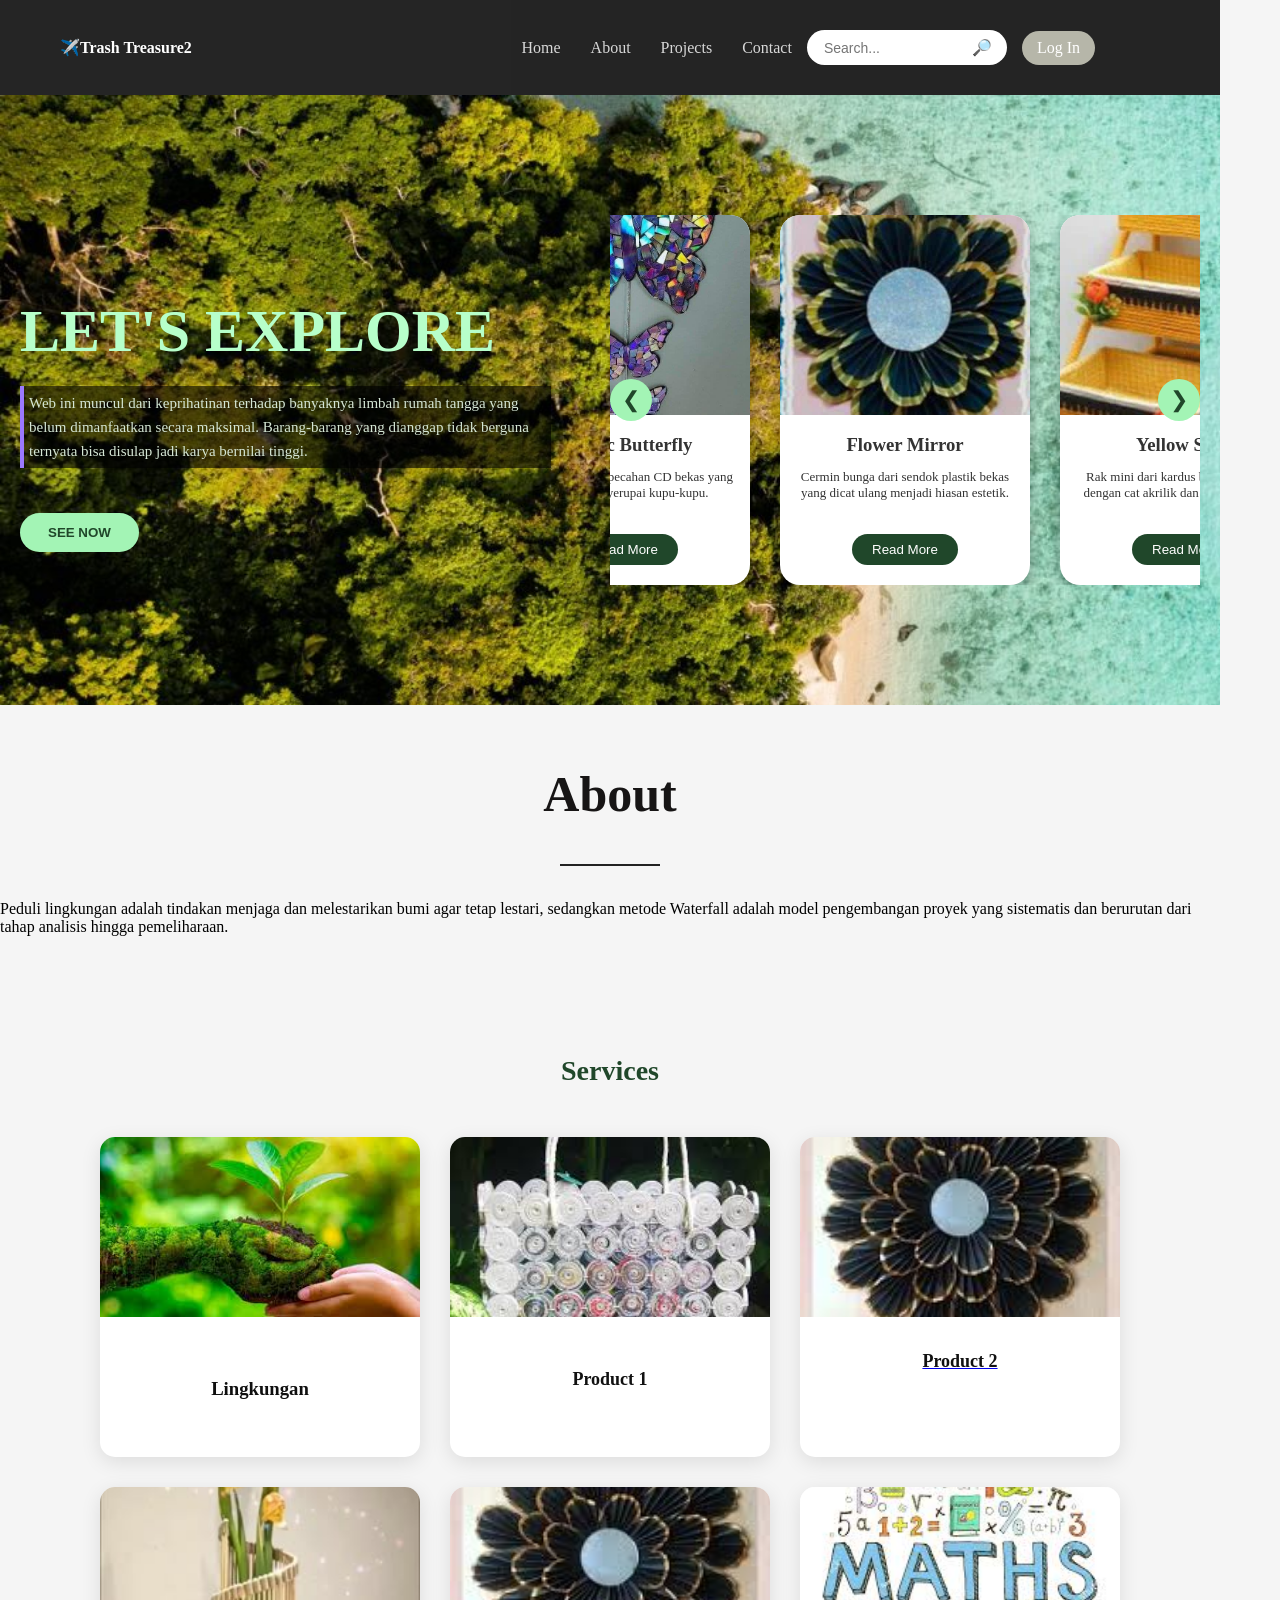
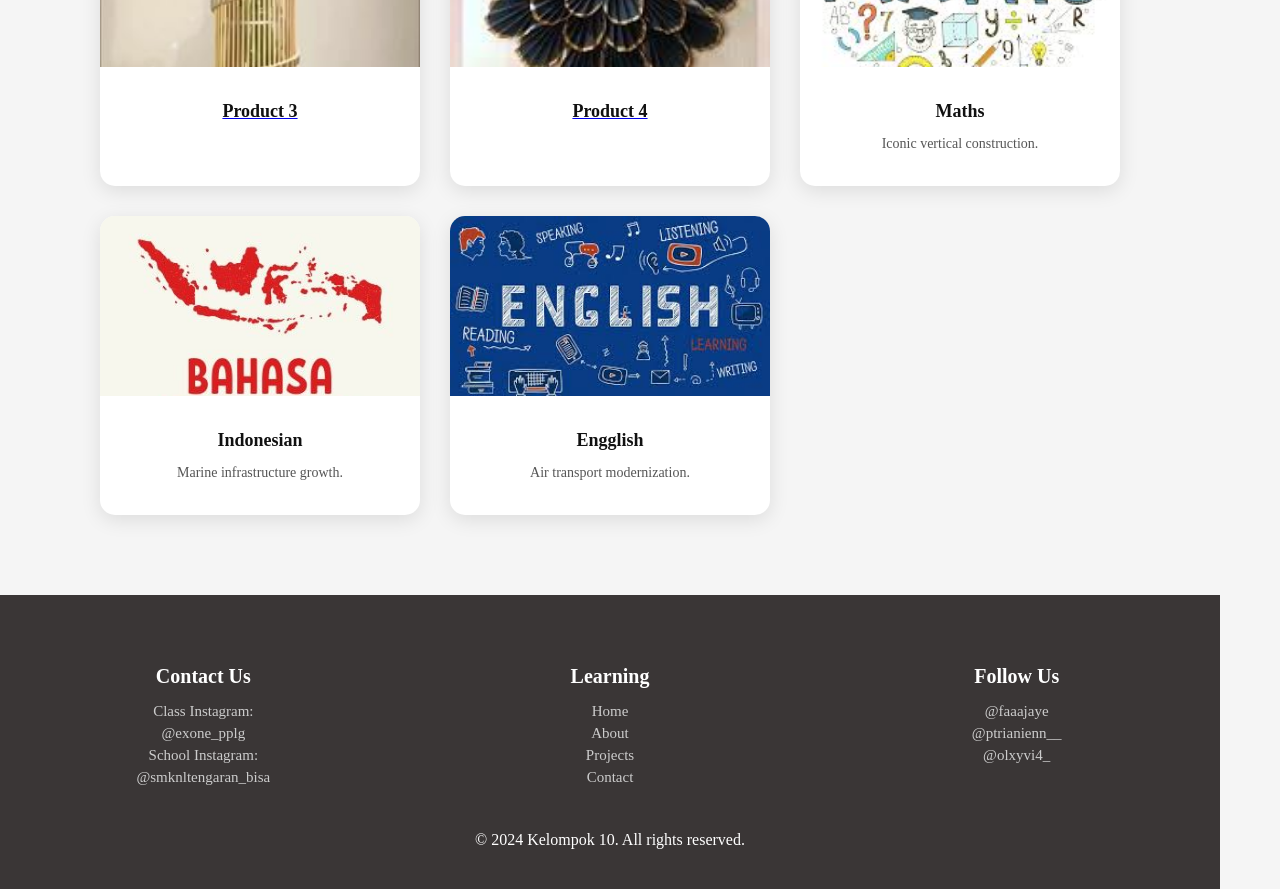
<file: kolaborasi.html>
<!DOCTYPE html>
<html lang="id">
<head>
  <meta charset="UTF-8">
  <meta name="viewport" content="width=device-width, initial-scale=1.0">
  <title>Trash to Treasure2 - Struktura Fusion</title>
  <link rel="stylesheet" href="style4.css">
</head>
<body>
  <!-- HEADER -->
  <header>
    <div class="logo">✈️Trash Treasure2</div>
    <nav>

      <a href="#hero">Home</a>
      <a href="#about">About</a>
      <a href="#projects">Projects</a>
      <a href="#contact">Contact</a>
      
      <div class="search-container">
      <input type="text" id="searchInput" placeholder="Search...">
      <i class="fa-solid fa-magnifying-glass"></i>
      <span class="search-icon">&#x1F50E;</span> 
    </div>
        <a href="login3.html" class="login">Log In</a>
    
    </nav>
  </header>

  <!-- HERO SECTION -->
  <section class="hero" id="hero">
    <div class="hero-text">
      <h1>LET'S EXPLORE</h1>
      <p>Web ini muncul dari keprihatinan terhadap banyaknya limbah rumah tangga yang belum dimanfaatkan secara maksimal. Barang-barang yang dianggap tidak berguna ternyata bisa disulap jadi karya bernilai tinggi.</p>
      <button>SEE NOW</button>
    </div>

    <div class="card-container">
      <button class="nav-btn prev">&#10094;</button>
      <div class="cards">
        <div class="card">
          <img src="./img/kupu.jpeg" alt="Mosaic Butterfly">
          <h3>Mosaic Butterfly</h3>
          <p>Karya indah dari pecahan CD bekas yang disusun menyerupai kupu-kupu.</p>
          <button>Read More</button>
        </div>
        <div class="card">
          <img src="./img/bunga.jpeg" alt="Flower Mirror">
          <h3>Flower Mirror</h3>
          <p>Cermin bunga dari sendok plastik bekas yang dicat ulang menjadi hiasan estetik.</p>
          <button>Read More</button>
        </div>
        <div class="card">
          <img src="./img/rak 1.jpeg" alt="Yellow Shelf">
          <h3>Yellow Shelf</h3>
          <p>Rak mini dari kardus bekas, diperkuat dengan cat akrilik dan kertas dekoratif.</p>
          <button>Read More</button>
        </div>
      </div>
      <button class="nav-btn next">&#10095;</button>
    </div>
  </section>
  <section class="portofolio" id="about">
  <div class="section-title">
    <br>
    <h1 align="center">About</h1>
      <div class="line"></div><br>
      <p>Peduli lingkungan adalah tindakan menjaga dan melestarikan bumi agar tetap lestari, sedangkan metode Waterfall adalah model pengembangan proyek yang sistematis dan berurutan dari tahap analisis hingga pemeliharaan.</p>

  </div></section>
  

  <!-- PORTFOLIO SECTION -->
  <section class="portfolio" id="projects">
    <h2>Services</h2>
    <div class="card-grid">
      <div class="p-card">
        <img src="./img/lingkungan.jpg" alt="Project 1">
        <div class="content">
          <a href="materi.html" class="materi"><h3>Lingkungan</h3>
          </a>
        </div>
      </div>

      <div class="p-card">
        <img src="./img/tas korann.jpg" alt="Project 2">
        <div class="content">
          <a href="product1.html" class="product1">
           <h4>Product 1</h4></a>
        </div>
      </div>

      <div class="p-card">
        <img src="./img/hiasan dinding bunga kardus.jpg" alt="Project 3">
        <div class="content">
          <a href="product2.html" class="product2">
          <h4>Product 2</h4></a>
        </div>
      </div>

      <div class="p-card">
        <img src="./img/vas bunga tusuk sate.jpg" alt="Project 4">
        <div class="content">
          <a href="product3.html" class="product3">
          <h4>Product 3</h4></a>
        </div>
      </div>

      <div class="p-card">
        <img src="./img/hiasan dinding bunga kardus.jpg" alt="Project 5">
        <div class="content">
          <a href="product4.html" class="product4">
          <h4>Product 4</h4></a>
        </div>
      </div>

      <div class="p-card">
        <img src="./img/math.jpg" alt="Project 6">
        <div class="content">
          <h4>Maths</h4>
          <p>Iconic vertical construction.</p>
        </div>
      </div>

      <div class="p-card">
        <img src="./img/indonesia.jpg" alt="Project 7">
        <div class="content">
          <h4>Indonesian</h4>
          <p>Marine infrastructure growth.</p>
        </div>
      </div>

      <div class="p-card">
        <img src="./img/english.jpg" alt="Project 8">
        <div class="content">
          <h4>Engglish</h4>
          <p>Air transport modernization.</p>
        </div>
      </div>
    </div>
  </section>

  <footer>
    <div class="footer-container">
      <div class="footer-section">
        <h3>Contact Us</h3>
        <p>Class Instagram: <a href="https://www.instagram.com/x.pplgtwoo_sata?igsh=MWY4NDA1Y3NiZml3Nw==" target="_blank">@exone_pplg</a></p>
        <p>School Instagram: <a href="https://www.instagram.com/smkn1tengaran_bisa?igsh=bmFueGlsczJkNHp3" target="_blank">@smknltengaran_bisa</a></p>
      </div>

      <div class="footer-section">
        <h3>Learning</h3>
        <a href="#hero">Home</a>
        <a href="#about">About</a>
        <a href="#projects">Projects</a>
        <a href="#">Contact</a>
      </div>

      <div class="footer-section">
        <h3>Follow Us</h3>
        <div class="social-icons">
          
        <a href="https://www.instagram.com/faaajaye?igsh=enBxcjgwb2Zsd3Ix" target="_blank">@faaajaye </a>
        <a href="https://www.instagram.com/ptrianienn__?igsh=MWphMGRrcnYwYWQzeA==" target="_blank">@ptrianienn__</a>
        <a href="https://www.instagram.com/olxyvi4_?igsh=ZWoyNThlMWx1Mjhn" target="_blank">@olxyvi4_</a>
      </div>
    </div>

    <div class="footer-bottom">
      © 2024 Kelompok 10. All rights reserved.
    </div>
  </footer>

</body>
</html>
</file>
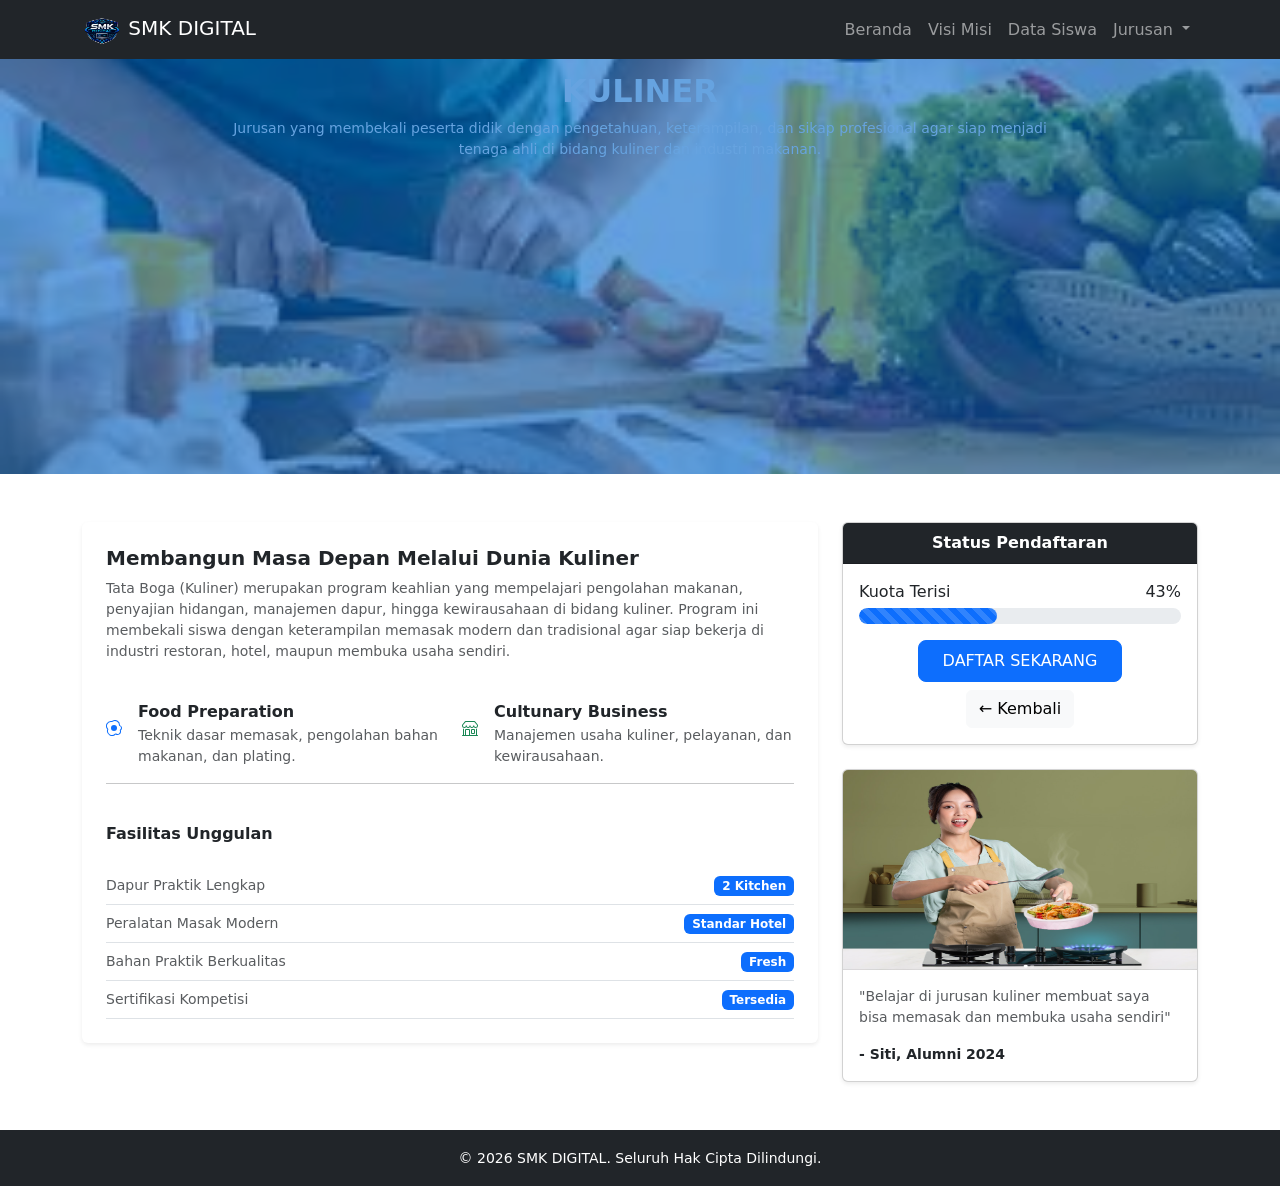
<file: kuliner.html>
<!DOCTYPE html>
<html lang="id">
<head>
  <meta charset="UTF-8">
  <title>SMK DIGITAL</title>

  <link href="https://cdn.jsdelivr.net/npm/bootstrap@5.3.0/dist/css/bootstrap.min.css" rel="stylesheet">

  <style>
    .banner {
      background-image: url('./img/memasak.jpg');
      background-size: cover;
      background-position: center;
      min-height: 50vh;
    }

    .overlay {
        position: absolute;
        width: 100%;
        height: 50%;
        background: rgba(0, 102, 204, 0.6);
    }

    .progress {
        border-radius: 10px;
    }

    .progress-bar {
        border-radius: 10px;
    }

    .btn-primary {
        border-radius: 8px;
    }
  </style>
</head>

<body>

<nav class="navbar navbar-expand-lg navbar-dark bg-dark fixed-top">
  <div class="container">
    <a class="navbar-brand" href="#">
      <img src="./img/smk digital.png" alt="Logo" width="40" height="30" class="d-inline-block align-text-top">
      SMK DIGITAL
    </a>
    <div class="collapse navbar-collapse" id="navbarNav">
      <ul class="navbar-nav ms-auto">
        <li class="nav-item">
          <a class="nav-link" href="tugas2.html">Beranda</a>
        </li>
        <li class="nav-item">
          <a class="nav-link" href="#">Visi Misi</a>
        </li>
        <li class="nav-item">
          <a class="nav-link" href="#">Data Siswa</a>
        </li>
        <li class="nav-item dropdown">
          <a class="nav-link dropdown-toggle" href="" role="button" data-bs-toggle="dropdown">
            Jurusan
          </a>
          <ul class="dropdown-menu bg-dark">
            
           
            <li><a class="dropdown-item text-white" href="pplg.html">PPLG</a></li>
            <li><a class="dropdown-item text-white" href="tjkt.html">TJKT</a></li>
            <li><a class="dropdown-item text-white" href="kuliner.html">Kuliner</a></li>
            <li><a class="dropdown-item text-white" href="busana.html">Busana</a></li>
            <li><a class="dropdown-item text-white" href="otomotif.html">Otomotif</a></li>
            <li><hr class="dropdown-divider"></li>
            <li><a class="dropdown-item text-white" href="#">Lihat Semua</a></li>
          </ul>
        </li>
      </ul>
    </div>
  </div>
</nav>

    <div class="hero">
        <div
        class="overlay d-flex justify-content-center align-items-center text-center"></div>

<div class="banner text-white text-center mt-4 py-5">
  <div class="container">
    <h2 class="fw-bold">
      KULINER
    </h2>
    <p class="small w-75 mx-auto">
     Jurusan yang membekali peserta didik dengan pengetahuan, keterampilan,
     dan sikap profesional agar siap menjadi tenaga ahli di bidang kuliner dan industri makanan.
    </p>
  </div>
</div>


<div class="container my-5">
  <div class="row g-4 align-items-start">

   
    <div class="col-md-8">
      <div class="card shadow-sm border-0 p-4 h-100">

        <h5 class="fw-bold">Membangun Masa Depan Melalui Dunia Kuliner</h5>

        <p class="text-muted small">
        Tata Boga (Kuliner) merupakan program keahlian yang mempelajari pengolahan makanan,
        penyajian hidangan, manajemen dapur, hingga kewirausahaan di bidang kuliner.
        Program ini membekali siswa dengan keterampilan memasak modern dan tradisional
        agar siap bekerja di industri restoran, hotel, maupun membuka usaha sendiri.
        </p>

       
        


        <div class="row mt-4">
          <div class="col-md-6 d-flex gap-3">
           <i class="bi bi-egg-fried fs-2 text-primary"><svg xmlns="http://www.w3.org/2000/svg" width="16" height="16" fill="currentColor" class="bi bi-egg-fried" viewBox="0 0 16 16">
  <path d="M8 11a3 3 0 1 0 0-6 3 3 0 0 0 0 6"/>
  <path d="M13.997 5.17a5 5 0 0 0-8.101-4.09A5 5 0 0 0 1.28 9.342a5 5 0 0 0 8.336 5.109 3.5 3.5 0 0 0 5.201-4.065 3.001 3.001 0 0 0-.822-5.216zm-1-.034a1 1 0 0 0 .668.977 2.001 2.001 0 0 1 .547 3.478 1 1 0 0 0-.341 1.113 2.5 2.5 0 0 1-3.715 2.905 1 1 0 0 0-1.262.152 4 4 0 0 1-6.67-4.087 1 1 0 0 0-.2-1 4 4 0 0 1 3.693-6.61 1 1 0 0 0 .8-.2 4 4 0 0 1 6.48 3.273z"/>
</svg></i>
            <div>
              <h6 class="fw-bold mb-1">Food Preparation</h6>
              <p class="text-muted small mb-0">Teknik dasar memasak, pengolahan bahan makanan, dan plating.</p>
            </div>
          </div>

          <div class="col-md-6 d-flex gap-3">
            <i class="bi bi-shop fs-2 text-success"><svg xmlns="http://www.w3.org/2000/svg" width="16" height="16" fill="currentColor" class="bi bi-shop" viewBox="0 0 16 16">
  <path d="M2.97 1.35A1 1 0 0 1 3.73 1h8.54a1 1 0 0 1 .76.35l2.609 3.044A1.5 1.5 0 0 1 16 5.37v.255a2.375 2.375 0 0 1-4.25 1.458A2.37 2.37 0 0 1 9.875 8 2.37 2.37 0 0 1 8 7.083 2.37 2.37 0 0 1 6.125 8a2.37 2.37 0 0 1-1.875-.917A2.375 2.375 0 0 1 0 5.625V5.37a1.5 1.5 0 0 1 .361-.976zm1.78 4.275a1.375 1.375 0 0 0 2.75 0 .5.5 0 0 1 1 0 1.375 1.375 0 0 0 2.75 0 .5.5 0 0 1 1 0 1.375 1.375 0 1 0 2.75 0V5.37a.5.5 0 0 0-.12-.325L12.27 2H3.73L1.12 5.045A.5.5 0 0 0 1 5.37v.255a1.375 1.375 0 0 0 2.75 0 .5.5 0 0 1 1 0M1.5 8.5A.5.5 0 0 1 2 9v6h1v-5a1 1 0 0 1 1-1h3a1 1 0 0 1 1 1v5h6V9a.5.5 0 0 1 1 0v6h.5a.5.5 0 0 1 0 1H.5a.5.5 0 0 1 0-1H1V9a.5.5 0 0 1 .5-.5M4 15h3v-5H4zm5-5a1 1 0 0 1 1-1h2a1 1 0 0 1 1 1v3a1 1 0 0 1-1 1h-2a1 1 0 0 1-1-1zm3 0h-2v3h2z"/>
</svg></i>
            <div>
              <h6 class="fw-bold mb-1">Cultunary Business</h6>
              <p class="text-muted small mb-0">Manajemen usaha kuliner, pelayanan, dan kewirausahaan.</p>
            </div>
          </div>
        </div>

        <hr>

        
        <h6 class="fw-bold mt-4">Fasilitas Unggulan</h6>

        <div class="mt-3">
          <div class="d-flex justify-content-between align-items-center py-2 border-bottom">
            <span class="small text-muted">Dapur Praktik Lengkap</span>
            <span class="badge bg-primary"> 2 Kitchen</span>
          </div>

          <div class="d-flex justify-content-between align-items-center py-2 border-bottom">
            <span class="small text-muted">Peralatan Masak Modern</span>
            <span class="badge bg-primary">Standar Hotel</span>
          </div>

          <div class="d-flex justify-content-between align-items-center py-2 border-bottom">
            <span class="small text-muted">Bahan Praktik Berkualitas</span>
            <span class="badge bg-primary">Fresh</span>
          </div>

          <div class="d-flex justify-content-between align-items-center py-2 border-bottom">
            <span class="small text-muted">Sertifikasi Kompetisi</span>
            <span class="badge bg-primary">Tersedia</span>
          </div>
        </div>

      </div> 
    </div> 

    
    <div class="col-md-4">
      <div class="card shadow-sm mb-4">
        <div class="card-header bg-dark text-white text-center fw-bold">
          Status Pendaftaran
        </div>

       <div class="card-body">
          <p class="mb-1">Kuota Terisi <span class="float-end">43%</span></p>

          <div class="progress mb-3">
            <div class="progress-bar progress-bar-striped progress-bar-animated" style="width: 43%"></div>
          </div>

        <div class="text-center">
  <button class="btn btn-primary px-4 py-2 mb-2">
    DAFTAR SEKARANG
  </button>
</div>

        <div class="text-center">
          <button class="btn btn-light">← Kembali</button>
        </div>
      </div>
      </div>

      
      <div class="card shadow-sm">
        <img src="img/memasak makanan.png" class="card-img-top" alt="gambar" style="height: 200px;">
        <div class="card-body">
          <p class="text-muted small">
            "Belajar di jurusan kuliner membuat saya bisa memasak dan membuka usaha sendiri"
          </p>
          <p class="fw-bold small mb-0">- Siti, Alumni 2024</p>
        </div>
      </div>

    </div> 

  </div>
</div>

<footer class="bg-dark text-white text-center py-3 mt-5">
  <small>© 2026 SMK DIGITAL. Seluruh Hak Cipta Dilindungi.</small>
</footer>

<script src="https://cdn.jsdelivr.net/npm/bootstrap@5.3.0/dist/js/bootstrap.bundle.min.js"></script>

</body>
</html>
</file>
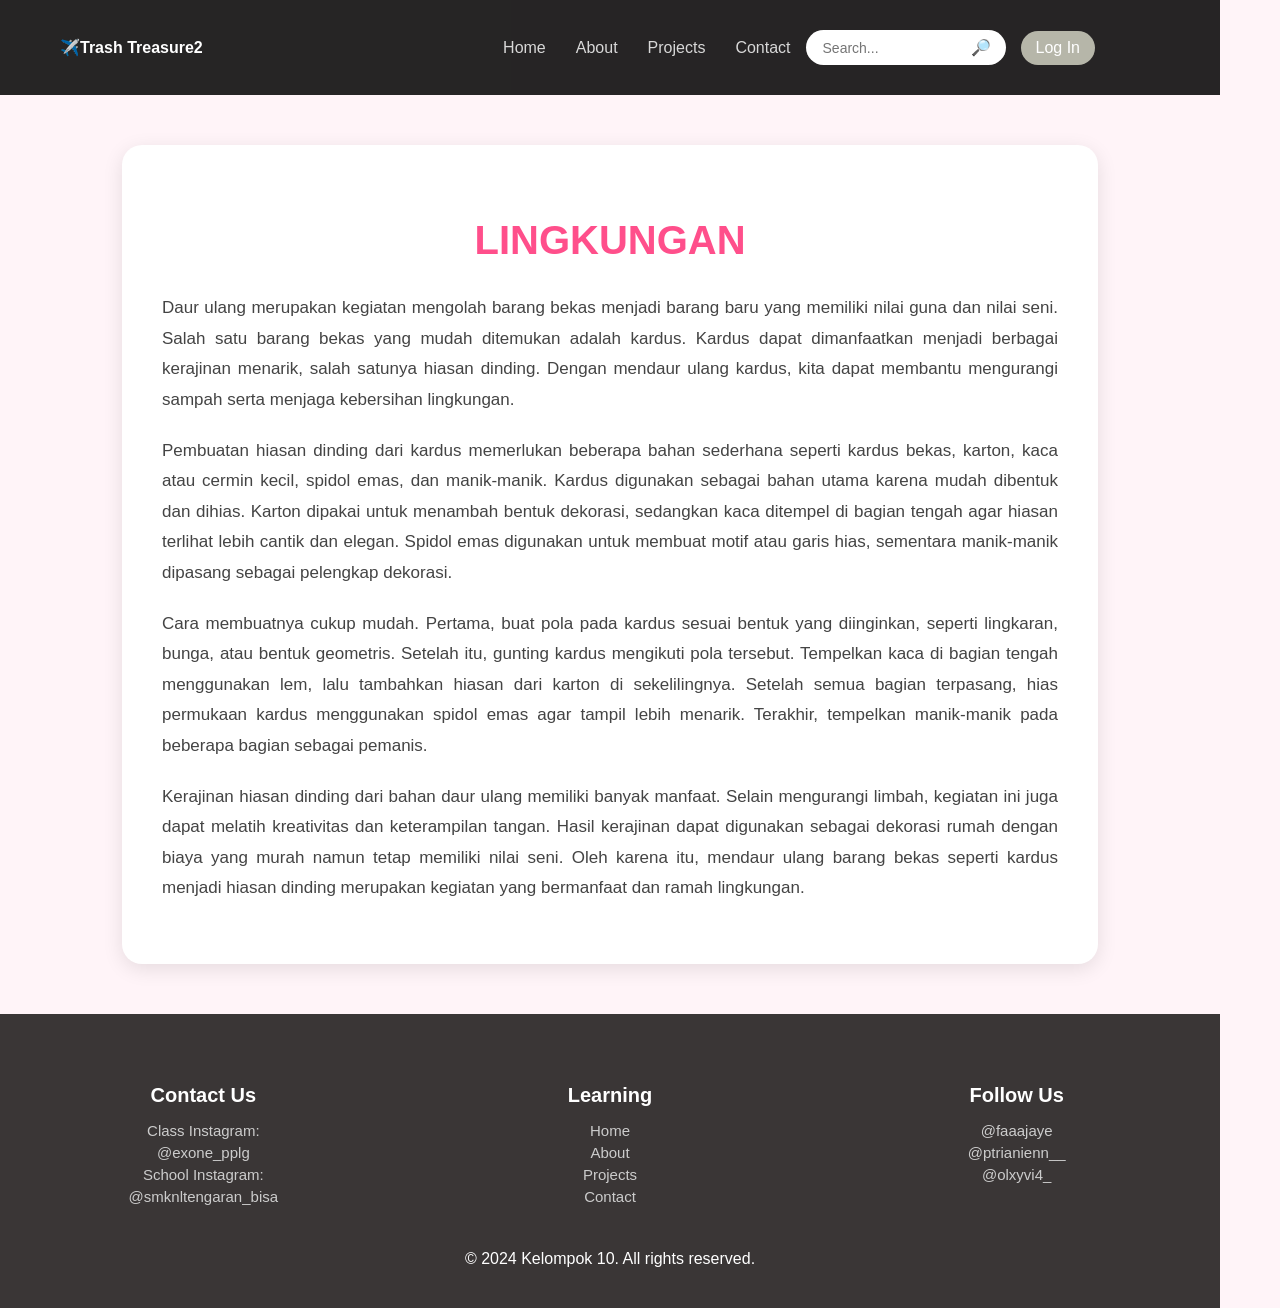
<file: lingkungan.html>
<!DOCTYPE html>
<html lang="id">
<head>
  <meta charset="UTF-8">
  <meta name="viewport" content="width=device-width, initial-scale=1.0">
  <title>Materi Daur Ulang</title>
  <link rel="stylesheet" href="style4.css">
  <link href="https://fonts.googleapis.com/css2?family=Poppins:wght@300;400;500;600;700&display=swap" rel="stylesheet">
  <style>
    body{
    background:#fff4f8;
    font-family:Arial, sans-serif;
  }

  .lingkungan{
    width:80%;
    margin:50px auto;
    background:white;
    padding:40px;
    border-radius:20px;
    box-shadow:0 5px 20px rgba(0,0,0,0.1);
  }

  .lingkungan h1{
    text-align:center;
    color:#ff4f8b;
    margin-bottom:30px;
    font-size:40px;
  }

  .lingkungan p{
    text-align:justify;
    margin-bottom:20px;
    line-height:1.8;
    font-size:17px;
    color:#444;
  }
</style>
</head>
<body>

     <!-- HEADER -->
  <header>
    <div class="logo">✈️Trash Treasure2</div>
    <nav>

      <a href="#hero">Home</a>
      <a href="#about">About</a>
      <a href="#projects">Projects</a>
      <a href="#contact">Contact</a>
      
      <div class="search-container">
      <input type="text" id="searchInput" placeholder="Search...">
      <i class="fa-solid fa-magnifying-glass"></i>
      <span class="search-icon">&#x1F50E;</span> 
    </div>
        <a href="login3.html" class="login">Log In</a>
    
    </nav>
  </header>

 <section class="lingkungan">
  <h1>LINGKUNGAN</h1>

  <p>
    Daur ulang merupakan kegiatan mengolah barang bekas menjadi barang baru 
    yang memiliki nilai guna dan nilai seni. Salah satu barang bekas yang 
    mudah ditemukan adalah kardus. Kardus dapat dimanfaatkan menjadi berbagai 
    kerajinan menarik, salah satunya hiasan dinding. Dengan mendaur ulang 
    kardus, kita dapat membantu mengurangi sampah serta menjaga kebersihan 
    lingkungan.
  </p>

  <p>
    Pembuatan hiasan dinding dari kardus memerlukan beberapa bahan sederhana 
    seperti kardus bekas, karton, kaca atau cermin kecil, spidol emas, dan 
    manik-manik. Kardus digunakan sebagai bahan utama karena mudah dibentuk 
    dan dihias. Karton dipakai untuk menambah bentuk dekorasi, sedangkan kaca 
    ditempel di bagian tengah agar hiasan terlihat lebih cantik dan elegan. 
    Spidol emas digunakan untuk membuat motif atau garis hias, sementara 
    manik-manik dipasang sebagai pelengkap dekorasi.
  </p>

  <p>
    Cara membuatnya cukup mudah. Pertama, buat pola pada kardus sesuai bentuk 
    yang diinginkan, seperti lingkaran, bunga, atau bentuk geometris. Setelah 
    itu, gunting kardus mengikuti pola tersebut. Tempelkan kaca di bagian 
    tengah menggunakan lem, lalu tambahkan hiasan dari karton di sekelilingnya. 
    Setelah semua bagian terpasang, hias permukaan kardus menggunakan spidol 
    emas agar tampil lebih menarik. Terakhir, tempelkan manik-manik pada 
    beberapa bagian sebagai pemanis.
  </p>

  <p>
    Kerajinan hiasan dinding dari bahan daur ulang memiliki banyak manfaat. 
    Selain mengurangi limbah, kegiatan ini juga dapat melatih kreativitas dan 
    keterampilan tangan. Hasil kerajinan dapat digunakan sebagai dekorasi rumah 
    dengan biaya yang murah namun tetap memiliki nilai seni. Oleh karena itu, 
    mendaur ulang barang bekas seperti kardus menjadi hiasan dinding merupakan 
    kegiatan yang bermanfaat dan ramah lingkungan.
  </p>
</section>

<footer>
    <div class="footer-container">
      <div class="footer-section">
        <h3>Contact Us</h3>
        <p>Class Instagram: <a href="https://www.instagram.com/x.pplgtwoo_sata?igsh=MWY4NDA1Y3NiZml3Nw==" target="_blank">@exone_pplg</a></p>
        <p>School Instagram: <a href="https://www.instagram.com/smkn1tengaran_bisa?igsh=bmFueGlsczJkNHp3" target="_blank">@smknltengaran_bisa</a></p>
      </div>

      <div class="footer-section">
        <h3>Learning</h3>
        <a href="#hero">Home</a>
        <a href="#about">About</a>
        <a href="#projects">Projects</a>
        <a href="#">Contact</a>
      </div>

      <div class="footer-section">
        <h3>Follow Us</h3>
        <div class="social-icons">
          
        <a href="https://www.instagram.com/faaajaye?igsh=enBxcjgwb2Zsd3Ix" target="_blank">@faaajaye </a>
        <a href="https://www.instagram.com/ptrianienn__?igsh=MWphMGRrcnYwYWQzeA==" target="_blank">@ptrianienn__</a>
        <a href="https://www.instagram.com/olxyvi4_?igsh=ZWoyNThlMWx1Mjhn" target="_blank">@olxyvi4_</a>
      </div>
    </div>

    <div class="footer-bottom">
      © 2024 Kelompok 10. All rights reserved.
    </div>
  </footer>

</body>
</html>
</file>
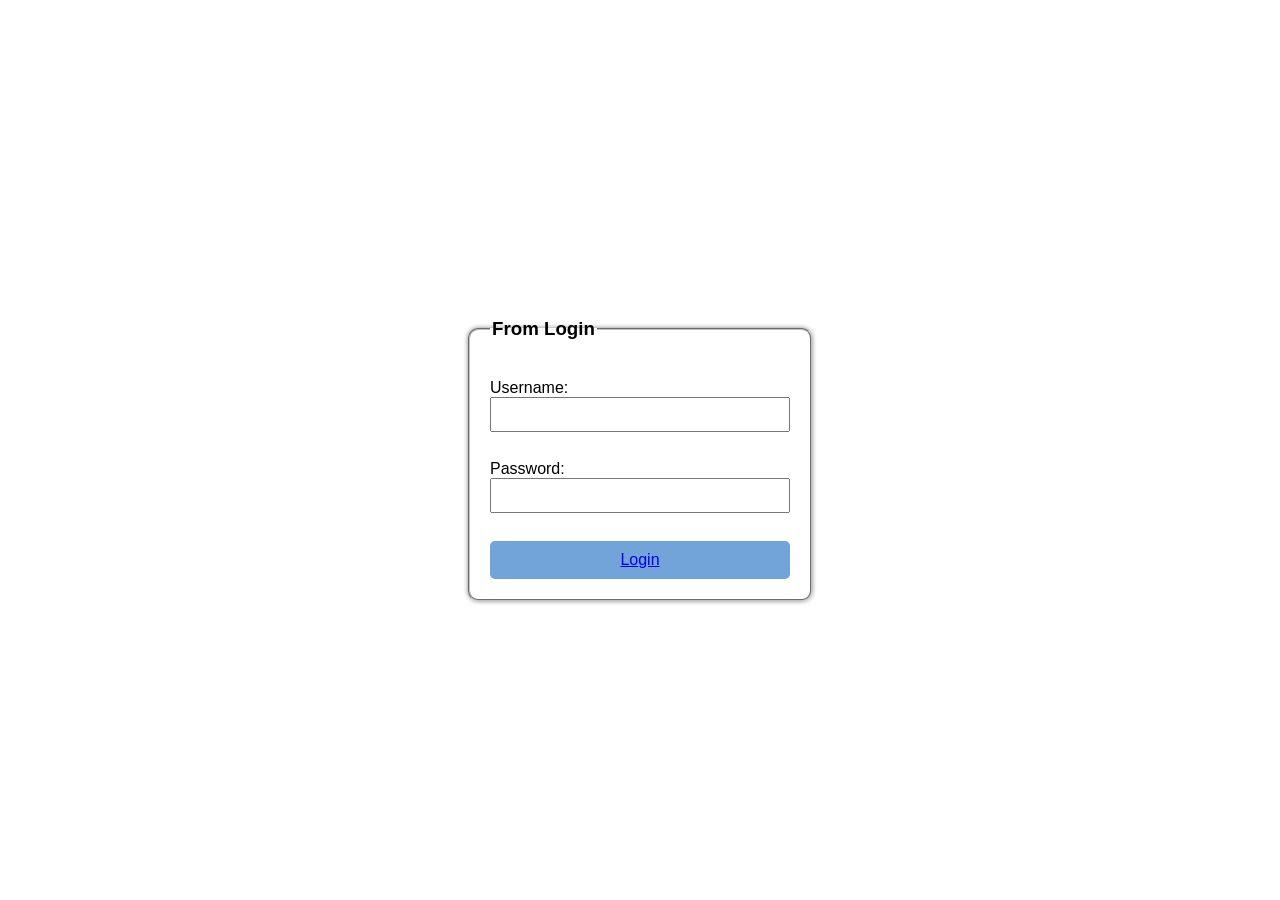
<file: login3.html>
<!DOCTYPE html>
<html lang="en">
<head>
    <meta charset="UTF-8">
    <meta name="viewport" content="width=device-width, initial-scale=1.0">
    <title>log in </title>
    <style>
        body {
            font-family: Arial, Helvetica, sans-serif;
            background-color: white;
            display: flex; 
            justify-content: center;
            align-items: center;
            height: 100vh;
            margin: 0;
        }
        fieldset {
            width: 300px;
            padding: 20px;
            border-radius: 10px;
            box-shadow: 0 0 5px gray;
        }

        legend {
            font-weight: bold;
        }

        input[type="text"], input[type="password"] {
            width: 100%;
            padding: 8px;
            margin-bottom: 10px;
            box-sizing: border-box;
        }

        input[type="submit"] {
            width: 100%;
            padding: 8px;
        }
        button {
    width: 100%;
    padding: 10px;
    background-color: hsl(211, 58%, 65%);
    color: #fff;
    border: none;
    border-radius: 5px;
    font-size: 16px;
    cursor: pointer;}
    </style>

<body>
    <form style align="justify">
    <fieldset>

    <legend >
        <h3> From Login</h3>
    </legend>
    <label for="nama">Username:</label>
<input
type="text"
id="nama"
name="nama">
<br />
<br />

<label for="password">Password:</label>
<input
type="password"
id="password"
name="password"
/>
<br /><br />
 <button type="submit" value="login">
 <div>
 <a href="login4.html" class="login-btn">Login</a>
</div>
</fieldset>
    </form> 
</body>
</html>
</file>
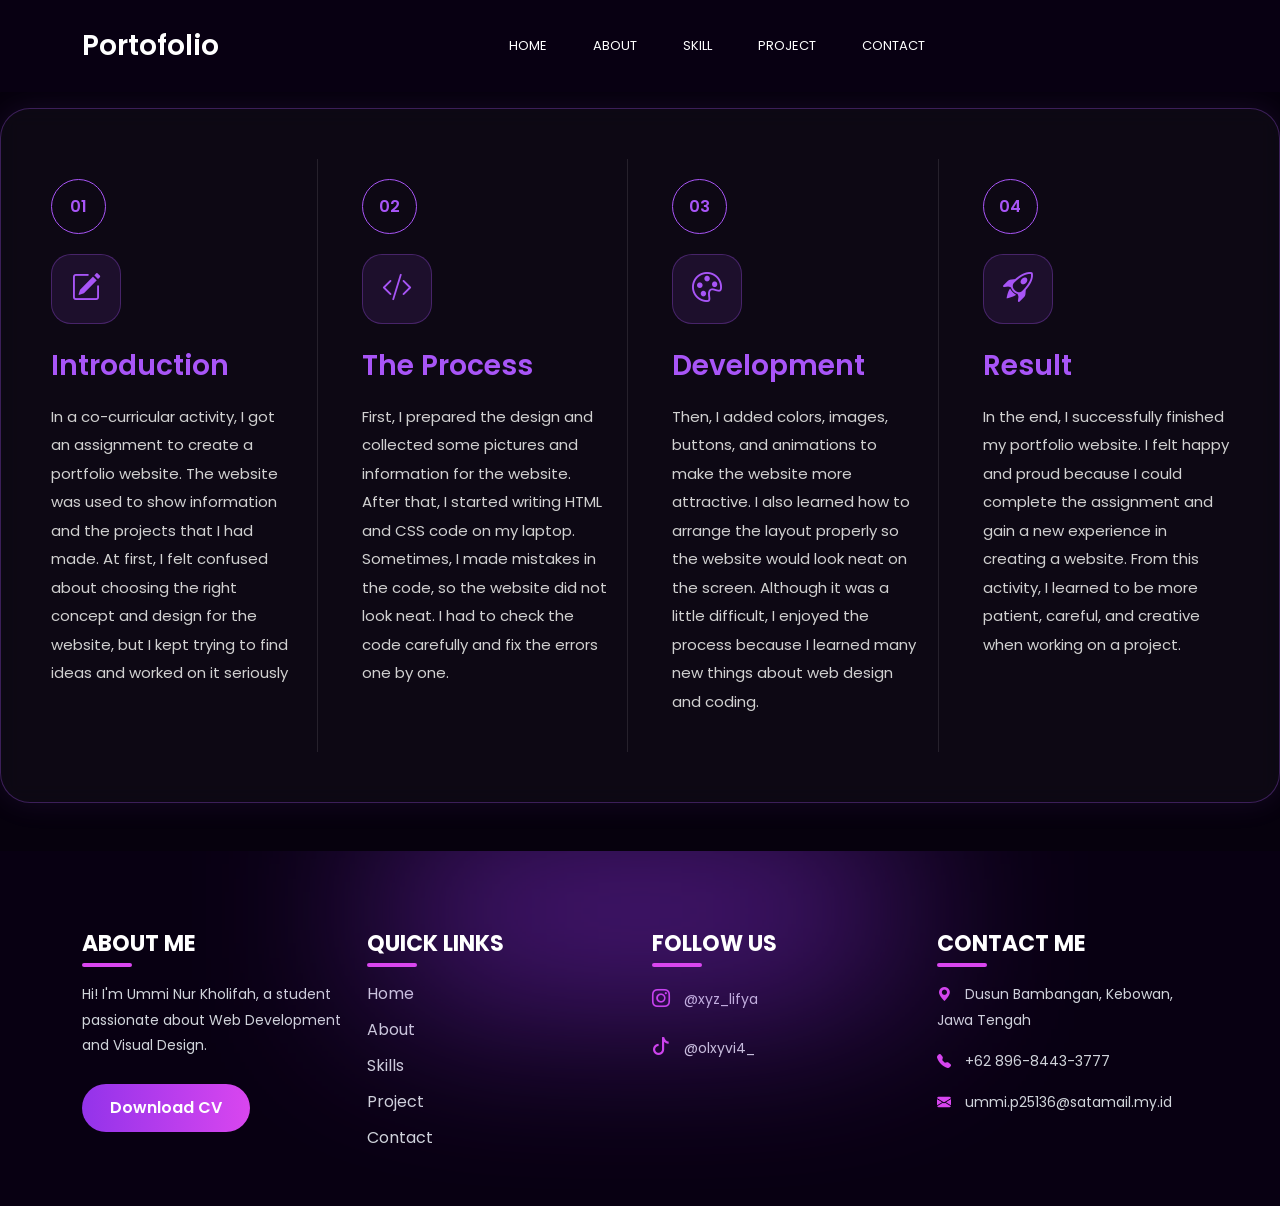
<file: menu.html>
<!DOCTYPE html>
<html lang="en">
<head>
    <meta charset="UTF-8">
    <meta name="viewport" content="width=device-width, initial-scale=1.0">
    <title>Document</title>
    <!-- Bootstrap -->
  <link href="https://cdn.jsdelivr.net/npm/bootstrap@5.3.3/dist/css/bootstrap.min.css" rel="stylesheet">

  <!-- Bootstrap Icons -->
  <link rel="stylesheet" href="https://cdn.jsdelivr.net/npm/bootstrap-icons@1.11.3/font/bootstrap-icons.min.css">

  <link rel="stylesheet" href="style.css">
  <style>
    .recount-section{
  background:#06010d;
  color:white;
  overflow:hidden;
}


/* RECOUNT BOX */

.recount-box{
  margin-top:60px;
  background:rgba(255,255,255,0.03);
  border:1px solid rgba(168,85,247,0.3);
  border-radius:30px;
  padding:50px 30px;
  backdrop-filter:blur(10px);
  box-shadow:0 0 30px rgba(168,85,247,0.1);
}

.recount-card{
  height:100%;
  padding:20px;
  border-right:1px solid rgba(255,255,255,0.1);
}

.number{
  width:55px;
  height:55px;
  border:1px solid #a855f7;
  border-radius:50%;
  display:flex;
  align-items:center;
  justify-content:center;
  color:#a855f7;
  font-weight:600;
  margin-bottom:20px;
}

.icon-box{
  width:70px;
  height:70px;
  background:rgba(168,85,247,0.1);
  border:1px solid rgba(168,85,247,0.3);
  border-radius:20px;
  display:flex;
  align-items:center;
  justify-content:center;
  color:#a855f7;
  font-size:30px;
  margin-bottom:25px;
}

.recount-card h3{
  color:#a855f7;
  margin-bottom:20px;
  font-size:28px;
  font-weight:600;
}

.recount-card p{
  color:#d1d1d1;
  line-height:1.9;
  font-size:15px;
}

@media(max-width:992px){

  .title{
    font-size:40px;
  }

  .recount-card{
    border-right:none;
    border-bottom:1px solid rgba(255,255,255,0.1);
    margin-bottom:20px;
  }

}
  </style>
</head>
<body>

     <!-- Navbar -->
  <nav class="navbar navbar-expand-lg fixed-top">
    <div class="container">

      <a class="navbar-brand" href="#">Portofolio</a>

      <button class="navbar-toggler bg-light" data-bs-toggle="collapse" data-bs-target="#navbarNav">
        <span class="navbar-toggler-icon"></span>
      </button>

      <div class="collapse navbar-collapse" id="navbarNav">

        <ul class="navbar-nav mx-auto">

          <li class="nav-item">
            <a class="nav-link" href="index.html">HOME</a>
          </li>

          <li class="nav-item">
            <a class="nav-link" href="about.html">ABOUT</a>
          </li>

          <li class="nav-item">
            <a class="nav-link" href="skills.html">SKILL</a>
          </li>

          <li class="nav-item">
            <a class="nav-link" href="project.html">PROJECT</a>
          </li>

           <li class="nav-item">
            <a class="nav-link" href="contact.html">CONTACT</a>
          </li>

        </ul>

      </div>

    </div>
  </nav>
    
   <!-- RECOUNT TEXT SECTION -->

<section class="recount-section py-5">

    <!-- RECOUNT BOX -->

    <div class="recount-box">

      <div class="row g-4">

        <!-- CARD 1 -->

        <div class="col-lg-3">

          <div class="recount-card">

            <div class="number">01</div>

            <div class="icon-box">
              <i class="bi bi-pencil-square"></i>
            </div>

            <h3>Introduction</h3>

            <p>
               In a co-curricular activity, I got an assignment to create a portfolio website.
                The website was used to show information and the projects that I had made.
                 At first, I felt confused about choosing the right concept and design for the website, but I kept trying to find ideas and worked on it seriously
            </p>

          </div>

        </div>

        <!-- CARD 2 -->

        <div class="col-lg-3">

          <div class="recount-card">

            <div class="number">02</div>

            <div class="icon-box">
              <i class="bi bi-code-slash"></i>
            </div>

            <h3>The Process</h3>

            <p>
               First, I prepared the design and collected some pictures and information for the website.
               After that, I started writing HTML and CSS code on my laptop.
               Sometimes, I made mistakes in the code, so the website did not look neat.
               I had to check the code carefully and fix the errors one by one.
            </p>

          </div>

        </div>

        <!-- CARD 3 -->

        <div class="col-lg-3">

          <div class="recount-card">

            <div class="number">03</div>

            <div class="icon-box">
              <i class="bi bi-palette"></i>
            </div>

            <h3>Development</h3>

            <p>
              Then, I added colors, images, buttons, and animations to make the website more attractive.
              I also learned how to arrange the layout properly so the website would look neat on the screen. Although it was a little difficult, I enjoyed the process because I learned many new things about web design and coding.
            </p>

          </div>

        </div>

        <!-- CARD 4 -->

        <div class="col-lg-3">

          <div class="recount-card border-0">

            <div class="number">04</div>

            <div class="icon-box">
              <i class="bi bi-rocket-takeoff"></i>
            </div>

            <h3>Result</h3>

            <p>
               In the end, I successfully finished my portfolio website.
               I felt happy and proud because I could complete the assignment and gain a new experience in creating a website. From this activity, I learned to be more patient, careful, and creative when working on a project.
            </p>

          </div>

        </div>

      </div>

    </div>

  </div>

</section>

    <!-- Footer -->
<footer class="footer">

  <div class="container">

    <div class="row gy-5">

      <!-- About -->
      <div class="col-lg-3 col-md-6">

        <h3>ABOUT ME</h3>

        <p>
          Hi! I'm Ummi Nur Kholifah, a student passionate
          about Web Development and Visual Design.
        </p>

        <button class="footer-btn">
          Download CV
        </button>

      </div>

      <!-- Quick Links -->
      <div class="col-lg-3 col-md-6">

        <h3>QUICK LINKS</h3>

        <ul>

          <li><a href="#">Home</a></li>
          <li><a href="#">About</a></li>
          <li><a href="#">Skills</a></li>
          <li><a href="#">Project</a></li>
          <li><a href="#">Contact</a></li>

        </ul>

      </div>

      <!-- Follow -->
      <div class="col-lg-3 col-md-6">

        <h3>FOLLOW US</h3>

        <div class="footer-social">

          <p>
            <i class="bi bi-instagram"></i>
            @xyz_lifya
          </p>

          <p>
            <i class="bi bi-tiktok"></i>
            @olxyvi4_
          </p>

        </div>

      </div>

      <!-- Contact -->
      <div class="col-lg-3 col-md-6">

        <h3>CONTACT ME</h3>

        <p>
          <i class="bi bi-geo-alt-fill"></i>
          Dusun Bambangan, Kebowan,
          Jawa Tengah
        </p>

        <p>
          <i class="bi bi-telephone-fill"></i>
          +62 896-8443-3777
        </p>

        <p>
          <i class="bi bi-envelope-fill"></i>
          ummi.p25136@satamail.my.id
        </p>

      </div>

    </div>

  </div>

</footer>
</body>
</html>
</file>
<file: style.css>
@import url('https://fonts.googleapis.com/css2?family=Poppins:wght@300;400;500;600;700&display=swap');

*{
  margin:0;
  padding:0;
  box-sizing:border-box;
  font-family:'Poppins',sans-serif;
}

body{
  background:#080012;
  color:white;
  overflow-x:hidden;
}

/* Navbar */

.navbar{
  background:#080012;
  padding:20px 0;
}

.navbar-brand{
  color:white;
  font-size:28px;
  font-weight:600;
}

.nav-link{
  color:white;
  margin:0 15px;
  font-size:13px;
}

.nav-link:hover{
  color:#d946ef;
}

/* Hero */

.hero{
  padding:10px 0 100px;
  position:relative;
}

.hero::after{
  content:'';
  width:400px;
  height:100px;
  background:#9333ea;
  position:absolute;
  left:50%;
  transform:translateX(-50%);
  filter:blur(80px);
  bottom:-20px;
}

.hello{
  font-size:18px;
}

.hello span{
  color:#d946ef;
}

.hero h5{
  color:#f9f8fa;
  margin:15px 0;
}

.hero h1{
  font-size:55px;
  font-weight:700;
  line-height:1.3;
}

.desc{
  color:#d1d5db;
  margin-top:20px;
}

/* ROBOT SPLINE */
.robot-3d{
  width:100%;
  height:600px;
  transform: scale(2.0);
  position: static;
  margin-top: 140px;
}

.robot-3d spline-viewer{
  width:100%;
  height:100%;
  border: none;
  top: 30px;
}

.robot-3d::after{
  content:"";
  position:absolute;
  bottom:0;
  right:0;
  width:170px;
  height:70px;
  background:#080012;
  z-index:10;
}

/* RESPONSIVE */
@media(max-width:991px){

  .hero{
    text-align:center;
    padding-top:120px;
    
  }

  .hero h1{
    font-size:40px;
  }

  .robot-3d{
  height:400px;
  margin-top:-20px;
}

}

/* Title */

.section-title{
    font-size: 55px;
    font-weight: 700;
    text-align: center;
    margin-bottom: 60px;
    color: white;
    letter-spacing: 3px;
}

/* About */

.about{
  padding:120px 0;
  position:relative;
}

.about::before{
  content:'';
  width:300px;
  height:300px;
  background:#9333ea;
  position:absolute;
  left:-100px;
  top:100px;
  filter:blur(150px);
}

.profile{
  width:260px;
}

.about h3{
  margin-bottom:20px;
}

.about p{
  color:#d1d5db;
  line-height:1.8;
}

.btn-custom{
  background:white;
  color:black;
  border:none;
  padding:12px 30px;
  border-radius:30px;
  margin-top:20px;
  font-weight:600;
}

/* Skills */

.skills-section{
  background: radial-gradient(circle,#4b0d7c 0%, #12001f 60%, #06000d 100%);
  color:white;
}

.title{
  font-size:55px;
  font-weight:bold;
  letter-spacing:2px;
}

.skill-card{
  background: rgba(32, 0, 60, 0.8);
  border:1px solid rgba(183, 0, 255, 0.3);
  border-radius:15px;
  padding:30px;
  position:relative;
  overflow:hidden;
  transition:0.4s;
  box-shadow:0 0 20px rgba(140, 0, 255, 0.2);
}

.skill-card:hover{
  transform:translateY(-8px);
  box-shadow:0 0 30px rgba(183, 0, 255, 0.6);
}

.skill-card::before{
  display:none;
}

.skill-icon{
  width:75px;
  height:75px;
  object-fit:contain;
}

.skill-name{
  font-size:20px;
  font-weight:600;
}

.percent{
  font-size:14px;
  font-weight:bold;
}

.progress{
  height:14px;
  background:#ddd;
  border-radius:20px;
  overflow:hidden;
}

.progress-bar{
  height:100%;
  background:linear-gradient(to right,#8e2de2,#c471ed);
  border-radius:20px;
  animation: load 2s ease-in-out forwards;
}

/* animasi progress */
@keyframes load{
  from{
    width:0;
  }
}

/* ukuran progress */
.javascript-bar{
  width:70%;
}

.css-bar{
  width:78%;
}

.html-bar{
  width:81%;
}

.vscode-bar{
  width:82%;
}

.figma-bar{
  width:80%;
}
/* Project */
.project-card{
 transition: transform 0.2s ease;
  transform-style: preserve-3d;
  cursor: pointer;
}
/* SECTION */
.project-section{
    background:
    radial-gradient(circle at top,
    #7c3aed 0%,
    #22052f 45%,
    #0a0014 100%);
    padding: 100px 0;
    min-height: 100vh;
}

/* TITLE */
.project-title{
    text-align: center;
    color: white;
    font-size: 80px;
    font-weight: 900;
    margin-bottom: 90px;
    letter-spacing: 3px;
}

/* BOX UNGU BELAKANG */
.project-box{
    position: relative;
}

.project-box::before{
    content: "";
    position: absolute;
    top: 18px;
    left: 18px;
    width: 100%;
    height: 100%;
    border-radius: 35px;
    top: 10px;
    left: 10px;
    z-index: 1;
}

/* CARD */
.project-card{
    position: relative;
    z-index: 2;
    border-radius: 35px;
    overflow: hidden;
    background: white !important;
    padding: 0;
    box-shadow: 0 10px 25px rgba(0, 0, 0,0.2);
    height: 100%;
}

.project-btn,
.project-btn:visited{
  background: #7c3aed;
  color: white;
  text-decoration: none;
}

/* IMAGE */
.project-img{
    width: 100%;
    height: 250px;
    object-fit: cover;
    display: block;
}

/* BODY */
.project-card .card-body{
    padding: 25px 8px 10px;
    background: white !important;
}

/* TITLE CARD */
.project-name{
    color: #7c3aed !important;
    font-size: 38px;
    font-weight: 800;
    margin-bottom: 18px;
}

/* TEXT */
.project-text{
    color: #7d7d7d;
    font-size: 15px;
    line-height: 1.9;
    margin-bottom: 35px;
    min-height: 90px;
}

/* BUTTON */
.project-btn{
    display: flex;
    justify-content: center;
    align-items: center;
    width: 180px;
    margin: 0 auto;
    background: #7c3aed;
    color: white;
    padding: 13px 0;
    border-radius: 50px;
    text-decoration: none;
    font-weight: 700;
    transition: 0.3s;
}

/* HOVER */
.project-btn:hover{
    background: #5b21b6;
    color: white;
}

/* RESPONSIVE */
@media(max-width:768px){

    .project-title{
        font-size: 50px;
    }

    .project-name{
        font-size: 30px;
    }

    .project-box::before{
        top: 12px;
        left: 12px;
    }

}

/* Contact */

.contact{
  padding:120px 0;
}

.contact p{
  color:#d1d5db;
}

.contact i{
  color:#d946ef;
  margin-right:10px;
}
/* LOCATION - PHONE - EMAIL */

.contact-item{
    display: flex;
    align-items: flex-start;
    gap: 18px;
    margin: 25px 0;
}

.contact-item i{
    color: #c026d3;
    font-size: 35px;
}

.contact-item h4{
    color: white;
    margin: 0;
    font-size: 22px;
}

.contact-item p{
    color: white;
    margin: 0;
    font-size: 16px;
}


/* SOCIAL MEDIA */

.social-icon{
    display: flex;
    gap: 25px;
    margin-top: 30px;
}

.social-icon a{
    width: 70px;
    height: 70px;
    border-radius: 50%;
    background: #111;
    display: flex;
    justify-content: center;
    align-items: center;
    text-decoration: none;
    transition: 0.3s;
}

.social-icon .bi-instagram{
    background: linear-gradient(45deg,#f9ce34,#ee2a7b,#6228d7);
    background-clip: text;
    -webkit-background-clip: text;
    -webkit-text-fill-color: transparent;
}

.social-icon .bi-tiktok{
    color: #00f2ff;
    text-shadow: 2px 2px #ff0050;
}

.social-icon a:hover{
    transform: scale(1.1);
}

.social-icon i{
    font-size: 40px;
    color: white;
}

form input,
form textarea{
  width:100%;
  background:#140021;
  border:none;
  padding:15px;
  margin-bottom:15px;
  color:white;
}

form textarea{
  height:130px;
}

.send-btn{
  width:100%;
  background:linear-gradient(to right,#9333ea,#d946ef);
  border:none;
  padding:15px;
  color:white;
  font-weight:600;
}

/* Footer */

.footer{
  padding:80px 0 40px;
  position:relative;
  overflow:hidden;
}

.footer::before{
  content:'';
  width:500px;
  height:120px;
  background:#9333ea;
  position:absolute;
  left:50%;
  transform:translateX(-50%);
  top:0;
  filter:blur(100px);
  opacity:.8;
}

.footer h3{
  font-size:22px;
  font-weight:700;
  margin-bottom:25px;
  position:relative;
}

.footer h3::after{
  content:'';
  width:50px;
  height:4px;
  background:#d946ef;
  position:absolute;
  left:0;
  bottom:-10px;
  border-radius:10px;
}

.download-btn{
    display: inline-block;
    padding: 10px 22px;
    border-radius: 30px;
    text-decoration: none;
    color: white;
    font-size: 16px;
    font-weight: 600;
    background: linear-gradient(90deg,#8a2be2,#ff4fd8);
    transition: 0.3s;
}

.download-btn:hover{
    transform: scale(1.05);
    box-shadow: 0 0 15px #c44dff;
}

.cv-text{
    margin-top: 12px;
    color: #d9d9d9;
    font-size: 15px;
}

.cv-info{
    margin-top: 8px;
    color: #bdbdbd;
    font-size: 14px;
}

.cv-info i{
    color: #ff4fd8;
    margin-right: 5px;
}

.footer p{
  color:#d1d5db;
  line-height:1.8;
  font-size:14px;
}

.footer ul{
  padding:0;
}

.footer ul li{
  list-style:none;
  margin-bottom:12px;
}

.footer ul li a{
  text-decoration:none;
  color:#d1d5db;
  transition:.3s;
}

.footer ul li a:hover{
  color:#d946ef;
  margin-left:5px;
}

.footer-social i{
  color:#d946ef;
  margin-right:10px;
  font-size:18px;
}

.footer i{
  color:#d946ef;
  margin-right:10px;
}

.footer-btn{
  background:linear-gradient(to right,#9333ea,#d946ef);
  border:none;
  padding:12px 28px;
  color:white;
  border-radius:30px;
  margin-top:10px;
  font-weight:600;
  transition:.3s;
}

.footer-btn:hover{
  transform:translateY(-5px);
  box-shadow:0 0 20px #9333ea;
}
</file>
<file: style2.css>
:root {
    --primary-green: #438a70;
    --dark-green: #2c4a3a;
    --green: #2d7a4f;
    --green-light: #3a9e68;
    --green-dark: #1b5236;
    --gold: #c9a84c;
    --cream: #f7f4ef;
    --dark: #1a1a1a;
    --gray: #6b7280;
}

/* RESET */
*{
    margin: 0;
    padding: 0;
    box-sizing: border-box;
}

body{
    font-family: 'Segoe UI', 'DM Sans', sans-serif;
    background: var(--cream);
    color: var(--dark);
    overflow-x: hidden;
}

img{
    max-width: 100%;
    display: block;
}

/* ================= HEADER ================= */

#mainHeader{
    position: fixed;
    top: 20px;
    left: 50%;
    transform: translateX(-50%);
    width: 90%;
    z-index: 1050;
    background: white;
    border-radius: 8px;
    overflow: hidden;
    transition: .4s;
    box-shadow: 0 10px 30px rgba(0,0,0,.1);
}

#mainHeader.scrolled{
    top: 0;
    width: 100%;
    border-radius: 0;
}

.topbar{
    background: var(--dark-green);
    color: white;
    font-size: 13px;
    padding: 8px 25px;
    transition: .3s;
}

#mainHeader.scrolled .topbar{
    margin-top: -40px;
    opacity: 0;
}

.navbar{
    padding: 15px 25px;
    background: white !important;
}

.navbar-brand{
    color: var(--primary-green) !important;
    font-weight: 700;
    font-size: 26px;
}

.navbar-nav li a{
    color: #777;
    font-size: 16px;
    transition: .3s;
}

.navbar-nav li a:hover{
    color: #4CAF50;
}

.dropdown-menu{
    background: #199754 !important;
    border: none;
}

.dropdown-menu .dropdown-item{
    color: white !important;
}

.dropdown-menu .dropdown-item:hover{
    background: #157347 !important;
}

.btn-donate{
    background: #4CAF50;
    color: white;
    border-radius: 4px;
    padding: 8px 20px;
    text-decoration: none;
    font-weight: 600;
}

/* ================= HERO ================= */

.hero,
.hero-2,
.hero-3{
    min-height: 95vh;
    background-size: cover;
    background-position: center;
    background-repeat: no-repeat;
    position: relative;
}

.hero{
    background-image: url("./img/lingkungan hijau.jpg");
}

.hero-2{
    background-image: url("./img/lautt bersih.jpg");
}

.hero-3{
    background-image: url("./img/lingkungan.jpg");
}

.overlay{
    min-height: 95vh;
    background: rgba(0,0,0,.5);
}

.tengu{
    font-size: 60px;
    letter-spacing: 3px;
    font-family: Arial, Helvetica, sans-serif;
}

.reki{
    letter-spacing: 3px;
}

/* ================= ACHIEVEMENT ================= */

.achievement{
    background: url('./img/berjabat tangan.jpg') center/cover no-repeat;
    padding: 100px 0;
    position: relative;
}

.achievement::before{
    content: "";
    position: absolute;
    inset: 0;
    background: rgba(0,0,0,.5);
}

.achievement .container{
    position: relative;
    z-index: 2;
}

.ach-box{
    border: 1px solid rgba(255,255,255,.4);
    padding: 30px 20px;
    text-align: center;
}

.icon{
    font-size: 30px;
    color: white;
    margin-bottom: 10px;
}

.ach-box h5{
    margin-bottom: 20px;
    color: white;
}

.count-box{
    border: 2px dashed rgba(255,255,255,.6);
    padding: 10px;
    font-size: 20px;
    color: #4caf50;
    font-weight: bold;
}

/* ================= CARD IMAGE ================= */

.card-simple{
    width: 100%;
}

.card-img{
    border-radius: 6px;
    overflow: hidden;
    display: flex;
    align-items: flex-end;
    padding: 12px;
    height: 300px;
    position: relative;
}

.card-img::before{
    content: "";
    position: absolute;
    inset: 0;
    background-size: cover;
    background-position: center;
    transition: .5s;
    z-index: 0;
}

.card-simple:hover .card-img::before{
    transform: scale(1.2);
}

.card-heading{
    color: white;
    font-size: 1rem;
    font-weight: 600;
    position: relative;
    z-index: 2;
}

.card-text{
    font-size: .85rem;
    color: #555;
}

/* BACKGROUND IMAGE */

.card-img-1::before{
    background-image: url("./img/padi.avif");
}

.card-img-2::before{
    background-image: url("./img/laut.webp");
}

.card-img-3::before{
    background-image: url("./img/sampah.webp");
}

.card-img-4::before{
    background-image: url("./img/lebah\ bunga.jpg");
}

/* ================= CUSTOM CARD ================= */

.card-custom{
    width: 100%;
    max-width: 320px;
    height: 420px;
    background-size: cover;
    background-position: center;
    overflow: hidden;
    display: flex;
    align-items: flex-end;
    transition: .4s;
}

.bg-card-1{
    background-image: url("./img/lingkungan hijau.jpg");
}

.bg-card-2{
    background-image: url("./img/lautt bersih.jpg");
}

.bg-card-3{
    background-image: url("./img/lingkungan.jpg");
}

.card-custom:hover{
    transform: scale(1.03);
    box-shadow: 0 15px 30px rgba(0,0,0,.3);
}

.card-content{
    width: 100%;
    padding: 2rem;
    background: linear-gradient(to top,
    rgba(0,0,0,.95),
    rgba(0,0,0,.5),
    transparent);
    transform: translateY(60%);
    transition: .6s;
}

.card-custom:hover .card-content{
    transform: translateY(0);
}

.card-content > *:not(.card-title):not(.card-subtitle){
    opacity: 0;
    transform: translateY(20px);
    transition: .5s;
}

.card-custom:hover .card-content > *:not(.card-title):not(.card-subtitle){
    opacity: 1;
    transform: translateY(0);
}

.card-subtitle{
    color: #7acb7e;
    font-size: .8rem;
    text-transform: uppercase;
}

.card-title{
    font-size: 1.8rem;
    font-weight: bold;
    color: white;
    margin: 10px 0;
}

.card-body{
    color: rgba(255,255,255,.9);
    line-height: 1.6;
}

/* ================= CAUSE ================= */

.causes{
    background: #f9f9f9;
}

.cause-card{
    border: none;
    overflow: hidden;
    height: 100%;
    background: #43a047;
    transition: .3s;
}

.cause-card:hover{
    transform: translateY(-5px);
}

.img-wrap{
    position: relative;
    overflow: hidden;
}

.cause-img{
    width: 100%;
    height: 220px;
    object-fit: cover;
}

.img-wrap::after{
    content: "";
    position: absolute;
    inset: 0;
    background: linear-gradient(to top,
    rgba(0,0,0,.7),
    rgba(0,0,0,.1));
}

.donate-btn{
    position: absolute;
    top: 15px;
    right: 15px;
    background: #4CAF50;
    color: white;
    border: none;
    padding: 6px 12px;
    z-index: 2;
}

.overlay-info{
    position: absolute;
    bottom: 10px;
    left: 0;
    width: 100%;
    display: flex;
    justify-content: space-around;
    color: white;
    z-index: 2;
}

.cause-body{
    background: #43a047;
    color: white;
    padding: 20px;
}

/* ================= LATEST NEWS ================= */

.latest-news{
    background: #f7f7f7;
}

.news-card{
    background: white;
    overflow: hidden;
    transition: .4s;
    height: 100%;
    box-shadow: 0 5px 20px rgba(0,0,0,.08);
}

.news-card:hover{
    transform: translateY(-8px);
}

.news-img{
    overflow: hidden;
    height: 250px;
}

.news-img img{
    width: 100%;
    height: 100%;
    object-fit: cover;
    transition: .5s;
}

.news-card:hover .news-img img{
    transform: scale(1.1);
}

.news-content{
    padding: 20px;
}

.news-date{
    color: #4CAF50;
    font-size: 14px;
    margin-bottom: 10px;
}

.news-content h5{
    font-weight: bold;
    margin-bottom: 12px;
}

.news-content p{
    color: #666;
    line-height: 1.6;
}

.card-kata{
    height: 220px;
    background-size: cover;
    background-position: center;
    position: relative;
    overflow: hidden;
}

/* GAMBAR */

.card-a{
    background-image: url('./img/help\ tdy\ 1.jpg');
}

.card-b{
    background-image: url('./img/help\ tdy\ 2.jpg');
}

.card-c{
    background-image: url('./img/help\ tdy\ 3.jpg');
}

.card-d{
    background-image: url('./img/help\ tdy\ 4.jpg');
}

/* ================= PROGRESS ================= */

.bar-container{
    width: 100%;
    height: 6px;
    background: #c8e6c9;
    position: relative;
}

.bar{
    width: 0%;
    height: 100%;
    background: #28a745;
    position: relative;
    transition: width .3s ease;
}

.bar .label{
    position: absolute;
    top: -22px;
    right: 0;
    font-size: 12px;
    color: white;
    font-weight: bold;
}

 .gallery {
      display: grid;
      grid-template-columns: repeat(3, 1fr);
      grid-auto-rows: 250px;
      padding: 20px;
  }

  @media (max-width : 768px) {
      .gallery {
          grid-template-columns: 1fr;
          grid-auto-rows: auto;
      }

      .gallery-item {
          grid-column: auto !important;
          grid-row: auto !important;
      }
  }

  .gallery-item {
      position: relative;
      overflow: hidden;
      cursor: pointer;
      height: 100%;
  }

  .gallery-item img {
      width: 100%;
      height: 100%;
      object-fit: cover;
      transition: 0.4s;
  }


  .gallery-item:hover img {
      transform: scale(1.1);
  }

  .text-contes,
  .text-contes-plenger {
      position: absolute;
      bottom: 40px;
      left: 20px;
      color: white;
  }

  @media (max-width: 768px) {

      .text-contes,
      .text-contes-plenger {
          bottom: 20px;
          left: 10px;
      }

      .text-contes h6,
      .text-contes-plenger h6 {
          font-size: 14px;
          /* lebih kecil */
      }

      .text-contes p,
      .text-contes-plenger p {
          font-size: 12px;
      }
  }


  .hero-overlay {
      position: absolute;
      inset: 0;
      display: flex;
      justify-content: center;
      align-items: center;
      background: rgba(0, 0, 0, 0.4);
      opacity: 0;
      transition: 0.3s;
      z-index: 2;
  }

  .gallery-item:hover .hero-overlay {
      opacity: 1;
  }

  .icon {
      color: white;
      font-size: 35px;
      border-radius: 50%;
      padding: 10px 18px;

  }

  .icon-a {
      color: white;
    
      font-size: 35px;
      border-radius: 50%;
      padding: 10px 18px;
      margin-bottom: 45px;
  }

  .gallery-item:nth-child(1) {
      grid-column: 1;
      grid-row: 1;
  }

  .gallery-item:nth-child(2) {
      grid-column: 3;
      grid-row: 1;
  }

  .gallery-item:nth-child(3) {
      grid-column: 2;
      grid-row: span 2;
  }

  .gallery-item:nth-child(4) {
      grid-column: 1;
      grid-row: 2;
  }

  .gallery-item:nth-child(5) {
      grid-column: 3;
      grid-row: 2;
  }

  #lightbox {
      position: fixed;
      inset: 0;
      background: rgba(0, 0, 0, 0.8);
      display: none;
      justify-content: center;
      align-items: center;
  }

  #lightbox img {
      max-width: 80%;
      max-height: 80%;
  }


  .latar {
      background-color: #eef5ee;
  }

  .box {
      border-bottom: 2px dotted #000;
      border-right: 2px solid #000000;
      padding: 10px;
  }

  .img-area {
      display: grid;
      grid-template-columns: repeat(2, 1fr);
      gap: 15px;
      max-width: 400px;
      margin-bottom: 60px;
  }

  @media (max-width: 768px) {
      .img-area {
          max-width: 100%;
      }
  }

  .single-img {
      position: relative;
      overflow: hidden;
  }

  .single-img img {
      width: 100%;
      height: 180px;
      object-fit: cover;
      transition: 0.4s;
  }

  .single-img::after {
      content: "";
      position: absolute;
      top: 0;
      left: 0;
      width: 100%;
      height: 100%;
      background: rgba(0, 0, 0, 0);
      transition: 0.4s;
  }

  .single-img:hover img {
      transform: scale(1.1);
  }

  .single-img:hover::after {
      background: rgba(0, 0, 0, 0.4);
      /* jadi gelap */
  }

  .real {
      margin-bottom: 10px;
      line-height: 1.6;
  }

  @media (max-width: 768px) {
      .real {
          margin-left: 0;
          margin-bottom: 20px;
      }
  }

  .superman-text {
      font-size: 15px;
      margin-top: 15px;
      line-height: 1.3;
  }

  .bnt {
      background-color: #40a545;
      border-radius: 0;
      width: autocd;
      border: none;
      color: white;
      font-weight: 500;
      padding: 8px 20px;
  }

  .single-img {
      position: relative;
      overflow: hidden;
  }

  .text-fake {
      position: absolute;
      bottom: 2px;
      left: 40%;
      transform: translateX(-40%);
      color: white;
      z-index: 2;
      padding: 6px 10px;
      font-size: 15px;
      text-align: center;
  }

  body {
      overflow-x: hidden;
  }

  img {
      max-width: 100%;
      height: auto;
  }
/* ================= FOOTER ================= */

#footer{
    background: #0f1d10;
    color: #ccc;
}

#footer-main{
    padding: 60px 0;
}

#footer h6{
    color: white;
    margin-bottom: 20px;
}

#footer p{
    color: #aaa;
}

#footer ul{
    list-style: none;
    padding: 0;
}

#footer ul li{
    margin-bottom: 10px;
}

#footer ul li a{
    text-decoration: none;
    color: #aaa;
    transition: .3s;
}

#footer ul li a:hover{
    color: #4CAF50;
}

.footer-gallery{
    display: grid;
    grid-template-columns: repeat(3,1fr);
    gap: 10px;
}

.footer-gallery img{
    height: 70px;
    width: 100%;
    object-fit: cover;
}

#footer-bottom{
    border-top: 1px solid rgba(255,255,255,.1);
    padding: 15px 0;
    background: #0c170d;
}

/* ================= RESPONSIVE ================= */

@media(max-width:768px){

    .tengu{
        font-size: 32px;
    }

    .overlay p{
        font-size: 14px;
    }

    .card-img{
        height: 200px;
    }

    .footer-gallery{
        grid-template-columns: repeat(2,1fr);
    }

    .footer-gallery img{
        height: 90px;
    }

    #footer-main{
        text-align: center;
    }
}
</file>
<file: style4.css>
* {
      box-sizing: border-box;
    }

    body {
      margin: 0;
      justify-content: flex-end;
      align-items: center;
      padding-right: 60px;
      background-color: #f5f5f5;
      
    }

     .slider {
      position: relative;
      width: 700px;
      height: 380px;
      display: flex;
      justify-content: center;
      align-items: center;
      overflow: hidden;
    }


    /* HEADER */
    header {
      display: flex;
      justify-content: space-between;
      align-items: center;
      padding: 20px 60px;
      background: rgba(0, 0, 0, 0.85);
      color: #fff;
      position: sticky;
      top: 0;
      z-index: 100;
    }

    header .logo {
      font-weight: bold;
    }

     nav {
      display: flex;
      justify-content: space-between;
      align-items: center;
      padding: 10px 50px;
      position: sticky;
      top: 0;
      z-index: 100;
    }

    nav a {
      margin: 0 15px;
      text-decoration: none;
      color: #d8d8d8;
      transition: 0.3s;
    }

    nav a:hover {
      color: #a3f4b5;
    }

     /* Search box */
    .search-container {
      display: flex;
      align-items: center;
      background-color: #ffffff;
      border-radius: 25px;
      padding: 5px 15px;
      height: 35px;
    }

    .search-container input {
      border: none;
      outline: none;
      background: none;
      color: #333;
      font-size: 14px;
      width: 150px;
    }

    .search-container button {
      border: none;
      background: none;
      cursor: pointer;
      color: #555;
      font-size: 18px;
    }

    .login {
      background: #b6b6a9;
      color: #fff;
      padding: 8px 15px;
      border-radius: 20px;
      text-decoration: none;
    }
    .materi {
      color: #0f0f0f;
      padding: 8px 15px;
      border-radius: 20px;
      text-decoration: none;
    }
    .product1 {
      color: #0f0f0f;
      padding: 8px 15px;
      border-radius: 20px;
      text-decoration: none;
    }


    /* HERO SECTION */
    .hero {
      display: flex;
      justify-content: space-between;
      align-items: center;
      padding: 120px 20px;
      background-image: url('./img/gambar\ kolaborasi.jpg');
      background-size: cover;
      color: #fff;
      flex-wrap: wrap;
    }

    .hero-text {
      width: 45%;
      min-width: 300px;
    }

    .hero-text h1 {
      font-size: 60px;
      font-weight: 700;
      color: #b7ffca;
      margin-bottom: 20px;
    }

    .hero-text p {
      font-size: 15px;
      line-height: 1.6;
      color: #d5e6d5;
      background: rgba(0, 0, 0, 0.6);
      padding: 5px;
      border-left: 4px solid #9c79ff;
      margin-bottom: 20px;
    }
   

    .hero-text button {
      margin-top: 25px;
      background-color: #a3f4b5;
      border: none;
      color: #20472a;
      font-weight: bold;
      padding: 12px 28px;
      border-radius: 30px;
      cursor: pointer;
      transition: 0.3s;
    }

    .hero-text button:hover {
      background-color: #82e19e;
    }
    .section-title h1{
      font-size: 50px;
      color: #171515;
      text-align: center;
    }
    .section-title .line{
      width: 100px;
      height: 2px;
      border: 10px;
      background:#222;
      margin: auto;
    }

    /* CARD CAROUSEL */
    .card-container {
      width: 50%;
      position: relative;
      display: flex;
      overflow: hidden;
      justify-content: center;
      min-width: 300px;
    }

    .cards {
      display: flex;
      transition: transform 0.6s ease;
    }

    .card {
      min-width: 250px;
      background: #fff;
      color: #333;
      border-radius: 20px;
      margin: 0 15px;
      box-shadow: 0 4px 15px rgba(0, 0, 0, 0.3);
      text-align: center;
      overflow: hidden;
      transition: transform 0.3s ease;
    }

    .card img {
      width: 100%;
      height: 200px;
      object-fit: cover;
    }

    .card h3 {
      margin: 15px 0 5px;
    }

    .card p {
      font-size: 13px;
      padding: 0 15px 20px;
    }

    .card button {
      background-color: #20472a;
      color: white;
      border: none;
      border-radius: 20px;
      padding: 8px 20px;
      margin-bottom: 20px;
      cursor: pointer;
    }

    .nav-btn {
      position: absolute;
      top: 50%;
      transform: translateY(-50%);
      background: #a3f4b5;
      border: none;
      color: #20472a;
      font-size: 22px;
      border-radius: 50%;
      cursor: pointer;
      padding: 8px 12px;
    }

    .prev { left: 0; }
    .next { right: 0; }

    /* PORTFOLIO */
    .portfolio {
      text-align: center;
      padding: 80px 100px;
      background-color: #f5f5f5;
    }

    .portfolio h2 {
      font-size: 28px;
      font-weight: 700;
      margin-bottom: 50px;
      color: #20472a;
    }

    .portfolio .card-grid {
      display: grid;
      grid-template-columns: repeat(auto-fit, minmax(280px, 1fr));
      gap: 30px;
      justify-items: center;
    }

    .portfolio .p-card {
      width: 700px;
      background-color: #fff;
      border-radius: 15px;
      overflow: hidden;
      box-shadow: 0 5px 20px rgba(0, 0, 0, 0.1);
      transition: transform 0.3s ease, box-shadow 0.3s ease;
      max-width: 320px;
    }

    .portfolio .p-card:hover {
      transform: translateY(-8px);
      box-shadow: 0 10px 25px rgba(0, 0, 0, 0.15);
    }

    .p-card img {
      width: 100%;
      height: 180px;
      object-fit: cover;
    }

    .p-card .content {
      padding: 20px;
    }

    .p-card .content h4 {
      margin: 10px 0 5px;
      font-size: 18px;
      color: #111;
    }

    .p-card .content p {
      font-size: 14px;
      color: #555;
    }

    footer {
      background-color: #3a3636;
      color: #fff;
      padding: 40px 0 10px;
      text-align: center;
    }

    .footer-container {
      display: flex;
      justify-content: space-around;
      flex-wrap: wrap;
      padding-bottom: 20px;
    }

    .footer-section {
      flex: 1;
      min-width: 220px;
      margin: 10px;
    }

    .footer-section h3 {
      margin-bottom: 15px;
      font-size: 20px;
      color: #fff;
    }

    .footer-section p, 
    .footer-section a {
      color: #ccc;
      font-size: 15px;
      text-decoration: none;
      display: block;
      margin: 5px 0;
    }

    .footer-section a:hover {
      color: #fff;
      text-decoration: underline;
    }

   
    .footer-bottom {
  background-color: #3a3636;
  padding: 10px 0;
  text-align: center;   
  width: 100%;          
  display: block;       
  margin-top: 20px;
}

.footer-bottom p {
  color: #ccc;
  font-size: 13px;
  margin: 0;
}
</file>
